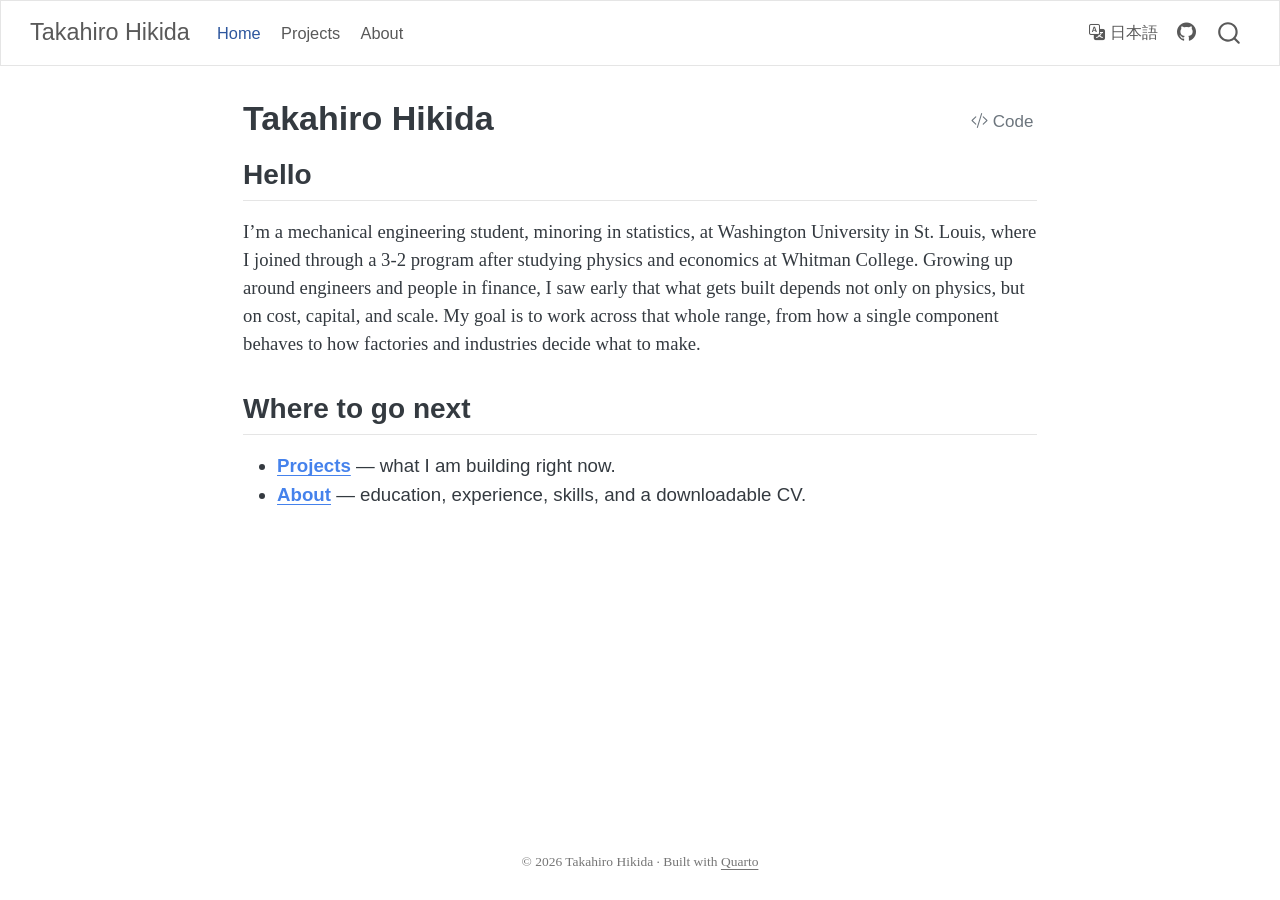
<file: index.html>
<!DOCTYPE html>
<html xmlns="http://www.w3.org/1999/xhtml" lang="en" xml:lang="en"><head>

<meta charset="utf-8">
<meta name="generator" content="quarto-1.10.19">

<meta name="viewport" content="width=device-width, initial-scale=1.0, user-scalable=yes">


<title>Takahiro Hikida</title>
<style>
/* Default styles provided by pandoc.
** See https://pandoc.org/MANUAL.html#variables-for-html for config info.
*/
span.smallcaps{font-variant: small-caps;}
div.columns{display: flex; gap: 1.5em;}
div.column{flex: auto;}
@media screen {
div.columns{gap: min(4vw, 1.5em);}
div.column{overflow-x: auto;}
}
div.hanging-indent{margin-left: 1.5em; text-indent: -1.5em;}
ul.task-list{list-style: none;}
ul.task-list li input[type="checkbox"] {
  width: 0.8em;
  margin: 0 0.8em 0.2em -1em; /* quarto-specific, see https://github.com/quarto-dev/quarto-cli/issues/4556 */ 
  vertical-align: middle;
}
/* CSS for syntax highlighting */
html { -webkit-text-size-adjust: 100%; }
pre > code.sourceCode { white-space: pre; position: relative; }
pre > code.sourceCode > span { display: inline-block; line-height: 1.25; }
pre > code.sourceCode > span:empty { height: 1.2em; }
.sourceCode { overflow: visible; }
code.sourceCode > span { color: inherit; text-decoration: inherit; }
div.sourceCode { margin: 1em 0; }
pre.sourceCode { margin: 0; }
@media screen {
div.sourceCode { overflow: auto; }
}
@media print {
pre > code.sourceCode { white-space: pre-wrap; }
pre > code.sourceCode > span { text-indent: -5em; padding-left: 5em; }
}
pre.numberSource code
  { counter-reset: source-line 0; }
pre.numberSource code > span
  { position: relative; left: -4em; counter-increment: source-line; }
pre.numberSource code > span > a:first-child::before
  { content: counter(source-line);
    position: relative; left: -1em; text-align: right; vertical-align: baseline;
    border: none; display: inline-block;
    -webkit-touch-callout: none; -webkit-user-select: none;
    -khtml-user-select: none; -moz-user-select: none;
    -ms-user-select: none; user-select: none;
    padding: 0 4px; width: 4em;
  }
pre.numberSource { margin-left: 3em;  padding-left: 4px; }
div.sourceCode
  {   }
@media screen {
pre > code.sourceCode > span > a:first-child::before { text-decoration: underline; }
}
</style>


<script src="site_libs/quarto-nav/quarto-nav.js"></script>
<script src="site_libs/quarto-nav/headroom.min.js"></script>
<script src="site_libs/clipboard/clipboard.min.js"></script>
<script src="site_libs/quarto-search/autocomplete.umd.js"></script>
<script src="site_libs/quarto-search/fuse.min.js"></script>
<script src="site_libs/quarto-search/quarto-search.js"></script>
<meta name="quarto:offset" content="./">
<script src="site_libs/quarto-html/quarto.js" type="module"></script>
<script src="site_libs/quarto-html/tabsets/tabsets.js" type="module"></script>
<script src="site_libs/quarto-html/popper.min.js"></script>
<script src="site_libs/quarto-html/tippy.umd.min.js"></script>
<script src="site_libs/quarto-html/anchor.min.js"></script>
<link href="site_libs/quarto-html/tippy.css" rel="stylesheet">
<link href="site_libs/quarto-html/quarto-syntax-highlighting-bf27225e3a48a9273f3daa8f8e829971.css" rel="stylesheet" id="quarto-text-highlighting-styles">
<script src="site_libs/bootstrap/bootstrap.min.js"></script>
<link href="site_libs/bootstrap/bootstrap-icons.css" rel="stylesheet">
<link href="site_libs/bootstrap/bootstrap-bd2fbcf52716fee708c0453c73363b80.min.css" rel="stylesheet" append-hash="true" id="quarto-bootstrap" data-mode="light">
<script id="quarto-search-options" type="application/json">{
  "location": "navbar",
  "copy-button": false,
  "collapse-after": 3,
  "panel-placement": "end",
  "type": "overlay",
  "limit": 50,
  "keyboard-shortcut": [
    "f",
    "/",
    "s"
  ],
  "show-item-context": false,
  "language": {
    "search-no-results-text": "No results",
    "search-matching-documents-text": "matching documents",
    "search-copy-link-title": "Copy link to search",
    "search-hide-matches-text": "Hide additional matches",
    "search-more-match-text": "more match in this document",
    "search-more-matches-text": "more matches in this document",
    "search-clear-button-title": "Clear",
    "search-text-placeholder": "",
    "search-detached-cancel-button-title": "Cancel",
    "search-submit-button-title": "Submit",
    "search-label": "Search"
  }
}</script>
<script>
// EN <-> JA switch. Every page at <path> has a Japanese twin at ja/<path>.
// The navbar is shared by both languages, so on Japanese pages its links and
// labels are rewritten here to point at the ja/ versions.
document.addEventListener("DOMContentLoaded", function () {
  var brand = document.querySelector(".navbar-brand");
  if (!brand) return;
  var root = new URL(brand.getAttribute("href"), location.href).pathname
    .replace(/index\.html$/, "");
  var rel = location.pathname.slice(root.length) || "index.html";
  if (rel.endsWith("/")) rel += "index.html";
  var isJa = rel.startsWith("ja/");

  var toggle = document.querySelector(".navbar .nav-link .bi-translate");
  if (toggle) {
    toggle = toggle.closest("a");
    toggle.href = root + (isJa ? rel.slice(3) : "ja/" + rel) + location.hash;
    toggle.querySelector(".menu-text").textContent = isJa ? "English" : "日本語";
    toggle.setAttribute("lang", isJa ? "en" : "ja");
  }

  if (!isJa) return;
  var labels = { Home: "ホーム", Projects: "プロジェクト", About: "プロフィール" };
  document.querySelectorAll(".navbar-brand, .navbar .nav-link").forEach(function (a) {
    if (a === toggle || !a.getAttribute("href")) return;
    var url = new URL(a.href, location.href);
    if (url.origin !== location.origin || !url.pathname.startsWith(root)) return;
    var path = url.pathname.slice(root.length) || "index.html";
    if (path.startsWith("ja/") || !/(\.html|\/)$/.test(path)) return;
    a.href = root + "ja/" + path;
    var text = a.querySelector(".menu-text");
    if (text && labels[text.textContent.trim()]) {
      text.textContent = labels[text.textContent.trim()];
    }
  });
});
</script>


<link rel="stylesheet" href="styles.css">
</head>

<body class="nav-fixed fullcontent quarto-light">

<div id="quarto-search-results"></div>
  <header id="quarto-header" class="headroom fixed-top">
    <nav class="navbar navbar-expand-lg " data-bs-theme="dark">
      <div class="navbar-container container-fluid">
      <div class="navbar-brand-container mx-auto">
    <a class="navbar-brand" href="./index.html">
    <span class="navbar-title">Takahiro Hikida</span>
    </a>
  </div>
            <div id="quarto-search" class="" title="Search"></div>
          <button class="navbar-toggler" type="button" data-bs-toggle="collapse" data-bs-target="#navbarCollapse" aria-controls="navbarCollapse" role="menu" aria-expanded="false" aria-label="Toggle navigation" onclick="if (window.quartoToggleHeadroom) { window.quartoToggleHeadroom(); }">
  <span class="navbar-toggler-icon"></span>
</button>
          <div class="collapse navbar-collapse" id="navbarCollapse">
            <ul class="navbar-nav navbar-nav-scroll me-auto">
  <li class="nav-item">
    <a class="nav-link active" href="./index.html" aria-current="page"> 
<span class="menu-text">Home</span></a>
  </li>  
  <li class="nav-item">
    <a class="nav-link" href="./projects.html"> 
<span class="menu-text">Projects</span></a>
  </li>  
  <li class="nav-item">
    <a class="nav-link" href="./about.html"> 
<span class="menu-text">About</span></a>
  </li>  
</ul>
            <ul class="navbar-nav navbar-nav-scroll ms-auto">
  <li class="nav-item">
    <a class="nav-link" href="./ja/index.html"> <i class="bi bi-translate" role="img" aria-label="Switch language / 言語を切り替え">
</i> 
<span class="menu-text">日本語</span></a>
  </li>  
  <li class="nav-item compact">
    <a class="nav-link" href="https://github.com/takahiro-h16"> <i class="bi bi-github" role="img" aria-label="GitHub">
</i> 
<span class="menu-text"></span></a>
  </li>  
</ul>
          </div> <!-- /navcollapse -->
            <div class="quarto-navbar-tools">
</div>
      </div> <!-- /container-fluid -->
    </nav>
</header>
<!-- content -->
<div id="quarto-content" class="quarto-container page-columns page-rows-contents page-layout-article page-navbar">
<!-- sidebar -->
<!-- margin-sidebar -->
    
<!-- main -->
<main class="content" id="quarto-document-content">

<header id="title-block-header" class="quarto-title-block default">
<div class="quarto-title">
<div class="quarto-title-block"><div><h1 class="title">Takahiro Hikida</h1><button type="button" class="btn code-tools-button" id="quarto-code-tools-source"><i class="bi"></i> Code</button></div></div>
</div>



<div class="quarto-title-meta">

    
  
    
  </div>
  


</header>


<section id="hello" class="level2">
<h2 class="anchored" data-anchor-id="hello">Hello</h2>
<p>I’m a mechanical engineering student, minoring in statistics, at Washington University in St.&nbsp;Louis, where I joined through a 3-2 program after studying physics and economics at Whitman College. Growing up around engineers and people in finance, I saw early that what gets built depends not only on physics, but on cost, capital, and scale. My goal is to work across that whole range, from how a single component behaves to how factories and industries decide what to make.</p>
</section>
<section id="where-to-go-next" class="level2">
<h2 class="anchored" data-anchor-id="where-to-go-next">Where to go next</h2>
<ul>
<li><a href="./projects.html"><strong>Projects</strong></a> — what I am building right now.</li>
<li><a href="./about.html"><strong>About</strong></a> — education, experience, skills, and a downloadable CV.</li>
</ul>


<!-- -->

</section>

</main> <!-- /main -->
<script id="quarto-html-after-body" type="application/javascript">
  window.document.addEventListener("DOMContentLoaded", function (event) {
    const icon = "";
    const anchorJS = new window.AnchorJS();
    anchorJS.options = {
      placement: 'right',
      icon: icon
    };
    anchorJS.add('.anchored');
    const isCodeAnnotation = (el) => {
      for (const clz of el.classList) {
        if (clz.startsWith('code-annotation-')) {                     
          return true;
        }
      }
      return false;
    }
    const onCopySuccess = function(e) {
      // button target
      const button = e.trigger;
      // don't keep focus
      button.blur();
      // flash "checked"
      button.classList.add('code-copy-button-checked');
      var currentTitle = button.getAttribute("title");
      button.setAttribute("title", "Copied!");
      let tooltip;
      if (window.bootstrap) {
        button.setAttribute("data-bs-toggle", "tooltip");
        button.setAttribute("data-bs-placement", "left");
        button.setAttribute("data-bs-title", "Copied!");
        tooltip = new bootstrap.Tooltip(button, 
          { trigger: "manual", 
            customClass: "code-copy-button-tooltip",
            offset: [0, -8]});
        tooltip.show();    
      }
      setTimeout(function() {
        if (tooltip) {
          tooltip.hide();
          button.removeAttribute("data-bs-title");
          button.removeAttribute("data-bs-toggle");
          button.removeAttribute("data-bs-placement");
        }
        button.setAttribute("title", currentTitle);
        button.classList.remove('code-copy-button-checked');
      }, 1000);
      // clear code selection
      e.clearSelection();
    }
    const getTextToCopy = function(trigger) {
      const outerScaffold = trigger.parentElement.cloneNode(true);
      const codeEl = outerScaffold.querySelector('code');
      for (const childEl of codeEl.children) {
        if (isCodeAnnotation(childEl)) {
          childEl.remove();
        }
      }
      return codeEl.innerText;
    }
    const clipboard = new window.ClipboardJS('.code-copy-button:not([data-in-quarto-modal])', {
      text: getTextToCopy
    });
    clipboard.on('success', onCopySuccess);
    if (window.document.getElementById('quarto-embedded-source-code-modal')) {
      const clipboardModal = new window.ClipboardJS('.code-copy-button[data-in-quarto-modal]', {
        text: getTextToCopy,
        container: window.document.getElementById('quarto-embedded-source-code-modal')
      });
      clipboardModal.on('success', onCopySuccess);
    }
    const viewSource = window.document.getElementById('quarto-view-source') ||
                       window.document.getElementById('quarto-code-tools-source');
    if (viewSource) {
      const sourceUrl = viewSource.getAttribute("data-quarto-source-url");
      viewSource.addEventListener("click", function(e) {
        if (sourceUrl) {
          // rstudio viewer pane
          if (/\bcapabilities=\b/.test(window.location)) {
            window.open(sourceUrl);
          } else {
            window.location.href = sourceUrl;
          }
        } else {
          const modal = new bootstrap.Modal(document.getElementById('quarto-embedded-source-code-modal'));
          modal.show();
        }
        return false;
      });
    }
    function toggleCodeHandler(show) {
      return function(e) {
        const cellDetails = window.document.querySelectorAll(".cell details.code-fold");
        for (let i=0; i<cellDetails.length; i++) {
          const details = cellDetails[i];
          if (show) {
            details.open = true;
          } else {
            details.removeAttribute("open");
          }
        }
        const cellCodeDivs = window.document.querySelectorAll(".cell div.sourceCode.cell-code");
        const fromCls = show ? "hidden" : "unhidden";
        const toCls = show ? "unhidden" : "hidden";
        for (let i=0; i<cellCodeDivs.length; i++) {
          const codeDiv = cellCodeDivs[i];
          if (codeDiv.classList.contains(fromCls)) {
            codeDiv.classList.remove(fromCls);
            codeDiv.classList.add(toCls);
          } 
        }
        return false;
      }
    }
    const hideAllCode = window.document.getElementById("quarto-hide-all-code");
    if (hideAllCode) {
      hideAllCode.addEventListener("click", toggleCodeHandler(false));
    }
    const showAllCode = window.document.getElementById("quarto-show-all-code");
    if (showAllCode) {
      showAllCode.addEventListener("click", toggleCodeHandler(true));
    }
      var localhostRegex = new RegExp(/^(?:http|https):\/\/localhost\:?[0-9]*\//);
      var mailtoRegex = new RegExp(/^mailto:/);
        var filterRegex = new RegExp("https:\/\/takahiro-h16\.github\.io");
      var isInternal = (href) => {
          return filterRegex.test(href) || localhostRegex.test(href) || mailtoRegex.test(href);
      }
      // Inspect non-navigation links and adorn them if external
     var links = window.document.querySelectorAll('a[href]:not(.nav-link):not(.navbar-brand):not(.toc-action):not(.sidebar-link):not(.sidebar-item-toggle):not(.pagination-link):not(.no-external):not([aria-hidden]):not(.dropdown-item):not(.quarto-navigation-tool):not(.about-link)');
      for (var i=0; i<links.length; i++) {
        const link = links[i];
        if (!isInternal(link.href)) {
          // undo the damage that might have been done by quarto-nav.js in the case of
          // links that we want to consider external
          if (link.dataset.originalHref !== undefined) {
            link.href = link.dataset.originalHref;
          }
        }
      }
    function tippyHover(el, contentFn, onTriggerFn, onUntriggerFn) {
      const config = {
        allowHTML: true,
        maxWidth: 500,
        delay: 100,
        arrow: false,
        appendTo: function(el) {
            return el.parentElement;
        },
        interactive: true,
        interactiveBorder: 10,
        theme: 'quarto',
        placement: 'bottom-start',
      };
      if (contentFn) {
        config.content = contentFn;
      }
      if (onTriggerFn) {
        config.onTrigger = onTriggerFn;
      }
      if (onUntriggerFn) {
        config.onUntrigger = onUntriggerFn;
      }
      window.tippy(el, config); 
    }
    const noterefs = window.document.querySelectorAll('a[role="doc-noteref"]');
    for (var i=0; i<noterefs.length; i++) {
      const ref = noterefs[i];
      tippyHover(ref, function() {
        // use id or data attribute instead here
        let href = ref.getAttribute('data-footnote-href') || ref.getAttribute('href');
        try { href = new URL(href).hash; } catch {}
        const id = href.replace(/^#\/?/, "");
        const note = window.document.getElementById(id);
        if (note) {
          return note.innerHTML;
        } else {
          return "";
        }
      });
    }
    const xrefs = window.document.querySelectorAll('a.quarto-xref');
    const processXRef = (id, note) => {
      // Strip column container classes
      const stripColumnClz = (el) => {
        el.classList.remove("page-full", "page-columns");
        if (el.children) {
          for (const child of el.children) {
            stripColumnClz(child);
          }
        }
      }
      stripColumnClz(note)
      if (id === null || id.startsWith('sec-')) {
        // Special case sections, only their first couple elements
        const container = document.createElement("div");
        if (note.children && note.children.length > 2) {
          container.appendChild(note.children[0].cloneNode(true));
          for (let i = 1; i < note.children.length; i++) {
            const child = note.children[i];
            if (child.tagName === "P" && child.innerText === "") {
              continue;
            } else {
              container.appendChild(child.cloneNode(true));
              break;
            }
          }
          if (window.Quarto?.typesetMath) {
            window.Quarto.typesetMath(container);
          }
          return container.innerHTML
        } else {
          if (window.Quarto?.typesetMath) {
            window.Quarto.typesetMath(note);
          }
          return note.innerHTML;
        }
      } else {
        // Remove any anchor links if they are present
        const anchorLink = note.querySelector('a.anchorjs-link');
        if (anchorLink) {
          anchorLink.remove();
        }
        if (window.Quarto?.typesetMath) {
          window.Quarto.typesetMath(note);
        }
        if (note.classList.contains("callout")) {
          return note.outerHTML;
        } else {
          return note.innerHTML;
        }
      }
    }
    for (var i=0; i<xrefs.length; i++) {
      const xref = xrefs[i];
      tippyHover(xref, undefined, function(instance) {
        instance.disable();
        let url = xref.getAttribute('href');
        let hash = undefined; 
        if (url.startsWith('#')) {
          hash = url;
        } else {
          try { hash = new URL(url).hash; } catch {}
        }
        if (hash) {
          const id = hash.replace(/^#\/?/, "");
          const note = window.document.getElementById(id);
          if (note !== null) {
            try {
              const html = processXRef(id, note.cloneNode(true));
              instance.setContent(html);
            } finally {
              instance.enable();
              instance.show();
            }
          } else {
            // See if we can fetch this
            fetch(url.split('#')[0])
            .then(res => res.text())
            .then(html => {
              const parser = new DOMParser();
              const htmlDoc = parser.parseFromString(html, "text/html");
              const note = htmlDoc.getElementById(id);
              if (note !== null) {
                const html = processXRef(id, note);
                instance.setContent(html);
              } 
            }).finally(() => {
              instance.enable();
              instance.show();
            });
          }
        } else {
          // See if we can fetch a full url (with no hash to target)
          // This is a special case and we should probably do some content thinning / targeting
          fetch(url)
          .then(res => res.text())
          .then(html => {
            const parser = new DOMParser();
            const htmlDoc = parser.parseFromString(html, "text/html");
            const note = htmlDoc.querySelector('main.content');
            if (note !== null) {
              // This should only happen for chapter cross references
              // (since there is no id in the URL)
              // remove the first header
              if (note.children.length > 0 && note.children[0].tagName === "HEADER") {
                note.children[0].remove();
              }
              const html = processXRef(null, note);
              instance.setContent(html);
            } 
          }).finally(() => {
            instance.enable();
            instance.show();
          });
        }
      }, function(instance) {
      });
    }
        let selectedAnnoteEl;
        const selectorForAnnotation = ( cell, annotation) => {
          let cellAttr = 'data-code-cell="' + cell + '"';
          let lineAttr = 'data-code-annotation="' +  annotation + '"';
          const selector = 'span[' + cellAttr + '][' + lineAttr + ']';
          return selector;
        }
        const selectCodeLines = (annoteEl) => {
          const doc = window.document;
          const targetCell = annoteEl.getAttribute("data-target-cell");
          const targetAnnotation = annoteEl.getAttribute("data-target-annotation");
          const annoteSpan = window.document.querySelector(selectorForAnnotation(targetCell, targetAnnotation));
          const lines = annoteSpan.getAttribute("data-code-lines").split(",");
          const lineIds = lines.map((line) => {
            return targetCell + "-" + line;
          })
          let top = null;
          let height = null;
          let parent = null;
          if (lineIds.length > 0) {
              //compute the position of the single el (top and bottom and make a div)
              const el = window.document.getElementById(lineIds[0]);
              top = el.offsetTop;
              height = el.offsetHeight;
              parent = el.parentElement.parentElement;
            if (lineIds.length > 1) {
              const lastEl = window.document.getElementById(lineIds[lineIds.length - 1]);
              const bottom = lastEl.offsetTop + lastEl.offsetHeight;
              height = bottom - top;
            }
            if (top !== null && height !== null && parent !== null) {
              // cook up a div (if necessary) and position it 
              let div = window.document.getElementById("code-annotation-line-highlight");
              if (div === null) {
                div = window.document.createElement("div");
                div.setAttribute("id", "code-annotation-line-highlight");
                div.style.position = 'absolute';
                parent.appendChild(div);
              }
              div.style.top = top - 2 + "px";
              div.style.height = height + 4 + "px";
              div.style.left = 0;
              let gutterDiv = window.document.getElementById("code-annotation-line-highlight-gutter");
              if (gutterDiv === null) {
                gutterDiv = window.document.createElement("div");
                gutterDiv.setAttribute("id", "code-annotation-line-highlight-gutter");
                gutterDiv.style.position = 'absolute';
                const codeCell = window.document.getElementById(targetCell);
                const gutter = codeCell.querySelector('.code-annotation-gutter');
                gutter.appendChild(gutterDiv);
              }
              gutterDiv.style.top = top - 2 + "px";
              gutterDiv.style.height = height + 4 + "px";
            }
            selectedAnnoteEl = annoteEl;
          }
        };
        const unselectCodeLines = () => {
          const elementsIds = ["code-annotation-line-highlight", "code-annotation-line-highlight-gutter"];
          elementsIds.forEach((elId) => {
            const div = window.document.getElementById(elId);
            if (div) {
              div.remove();
            }
          });
          selectedAnnoteEl = undefined;
        };
          // Handle positioning of the toggle
      window.addEventListener(
        "resize",
        throttle(() => {
          elRect = undefined;
          if (selectedAnnoteEl) {
            selectCodeLines(selectedAnnoteEl);
          }
        }, 10)
      );
      function throttle(fn, ms) {
      let throttle = false;
      let timer;
        return (...args) => {
          if(!throttle) { // first call gets through
              fn.apply(this, args);
              throttle = true;
          } else { // all the others get throttled
              if(timer) clearTimeout(timer); // cancel #2
              timer = setTimeout(() => {
                fn.apply(this, args);
                timer = throttle = false;
              }, ms);
          }
        };
      }
        // Attach click handler to the DT
        const annoteDls = window.document.querySelectorAll('dt[data-target-cell]');
        for (const annoteDlNode of annoteDls) {
          annoteDlNode.addEventListener('click', (event) => {
            const clickedEl = event.target;
            if (clickedEl !== selectedAnnoteEl) {
              unselectCodeLines();
              const activeEl = window.document.querySelector('dt[data-target-cell].code-annotation-active');
              if (activeEl) {
                activeEl.classList.remove('code-annotation-active');
              }
              selectCodeLines(clickedEl);
              clickedEl.classList.add('code-annotation-active');
            } else {
              // Unselect the line
              unselectCodeLines();
              clickedEl.classList.remove('code-annotation-active');
            }
          });
        }
    const findCites = (el) => {
      const parentEl = el.parentElement;
      if (parentEl) {
        const cites = parentEl.dataset.cites;
        if (cites) {
          return {
            el,
            cites: cites.split(' ')
          };
        } else {
          return findCites(el.parentElement)
        }
      } else {
        return undefined;
      }
    };
    var bibliorefs = window.document.querySelectorAll('a[role="doc-biblioref"]');
    for (var i=0; i<bibliorefs.length; i++) {
      const ref = bibliorefs[i];
      const citeInfo = findCites(ref);
      if (citeInfo) {
        tippyHover(citeInfo.el, function() {
          var popup = window.document.createElement('div');
          citeInfo.cites.forEach(function(cite) {
            var citeDiv = window.document.createElement('div');
            citeDiv.classList.add('hanging-indent');
            citeDiv.classList.add('csl-entry');
            var biblioDiv = window.document.getElementById('ref-' + cite);
            if (biblioDiv) {
              citeDiv.innerHTML = biblioDiv.innerHTML;
            }
            popup.appendChild(citeDiv);
          });
          return popup.innerHTML;
        });
      }
    }
  });
  </script><div class="modal fade" id="quarto-embedded-source-code-modal" tabindex="-1" aria-labelledby="quarto-embedded-source-code-modal-label" aria-hidden="true"><div class="modal-dialog modal-dialog-scrollable"><div class="modal-content"><div class="modal-header"><h5 class="modal-title" id="quarto-embedded-source-code-modal-label">Source Code</h5><button class="btn-close" data-bs-dismiss="modal"></button></div><div class="modal-body"><div class="">
<div class="code-copy-outer-scaffold"><div class="sourceCode" id="cb1" data-shortcodes="false"><pre class="sourceCode markdown code-with-copy"><code class="sourceCode markdown"><span id="cb1-1"><a href="#cb1-1" aria-hidden="true" tabindex="-1"></a><span class="co">---</span></span>
<span id="cb1-2"><a href="#cb1-2" aria-hidden="true" tabindex="-1"></a><span class="an">title:</span><span class="co"> "Takahiro Hikida"</span></span>
<span id="cb1-3"><a href="#cb1-3" aria-hidden="true" tabindex="-1"></a><span class="an">toc:</span><span class="co"> false</span></span>
<span id="cb1-4"><a href="#cb1-4" aria-hidden="true" tabindex="-1"></a><span class="co">---</span></span>
<span id="cb1-5"><a href="#cb1-5" aria-hidden="true" tabindex="-1"></a></span>
<span id="cb1-6"><a href="#cb1-6" aria-hidden="true" tabindex="-1"></a><span class="fu">## Hello</span></span>
<span id="cb1-7"><a href="#cb1-7" aria-hidden="true" tabindex="-1"></a></span>
<span id="cb1-8"><a href="#cb1-8" aria-hidden="true" tabindex="-1"></a>I'm a mechanical engineering student, minoring in statistics, at Washington</span>
<span id="cb1-9"><a href="#cb1-9" aria-hidden="true" tabindex="-1"></a>University in St. Louis, where I joined through a 3-2 program after studying physics and</span>
<span id="cb1-10"><a href="#cb1-10" aria-hidden="true" tabindex="-1"></a>economics at Whitman College. Growing up around engineers and people in finance,</span>
<span id="cb1-11"><a href="#cb1-11" aria-hidden="true" tabindex="-1"></a>I saw early that what gets built depends not only on physics, but on cost,</span>
<span id="cb1-12"><a href="#cb1-12" aria-hidden="true" tabindex="-1"></a>capital, and scale. My goal is to work across that whole range, from how a single</span>
<span id="cb1-13"><a href="#cb1-13" aria-hidden="true" tabindex="-1"></a>component behaves to how factories and industries decide what to make.</span>
<span id="cb1-14"><a href="#cb1-14" aria-hidden="true" tabindex="-1"></a></span>
<span id="cb1-15"><a href="#cb1-15" aria-hidden="true" tabindex="-1"></a><span class="fu">## Where to go next</span></span>
<span id="cb1-16"><a href="#cb1-16" aria-hidden="true" tabindex="-1"></a></span>
<span id="cb1-17"><a href="#cb1-17" aria-hidden="true" tabindex="-1"></a><span class="ss">- </span><span class="co">[</span><span class="ot">**Projects**</span><span class="co">](projects.qmd)</span> — what I am building right now.</span>
<span id="cb1-18"><a href="#cb1-18" aria-hidden="true" tabindex="-1"></a><span class="ss">- </span><span class="co">[</span><span class="ot">**About**</span><span class="co">](about.qmd)</span> — education, experience, skills, and a downloadable CV.</span></code></pre></div><button title="Copy to Clipboard" class="code-copy-button" data-in-quarto-modal=""><i class="bi"></i></button></div>
</div></div></div></div></div>
</div> <!-- /content -->
<footer class="footer">
  <div class="nav-footer">
    <div class="nav-footer-left">
      &nbsp;
    </div>   
    <div class="nav-footer-center">
<p>© 2026 Takahiro Hikida · Built with <a href="https://quarto.org">Quarto</a></p>
</div>
    <div class="nav-footer-right">
      &nbsp;
    </div>
  </div>
</footer>




</body></html>
</file>
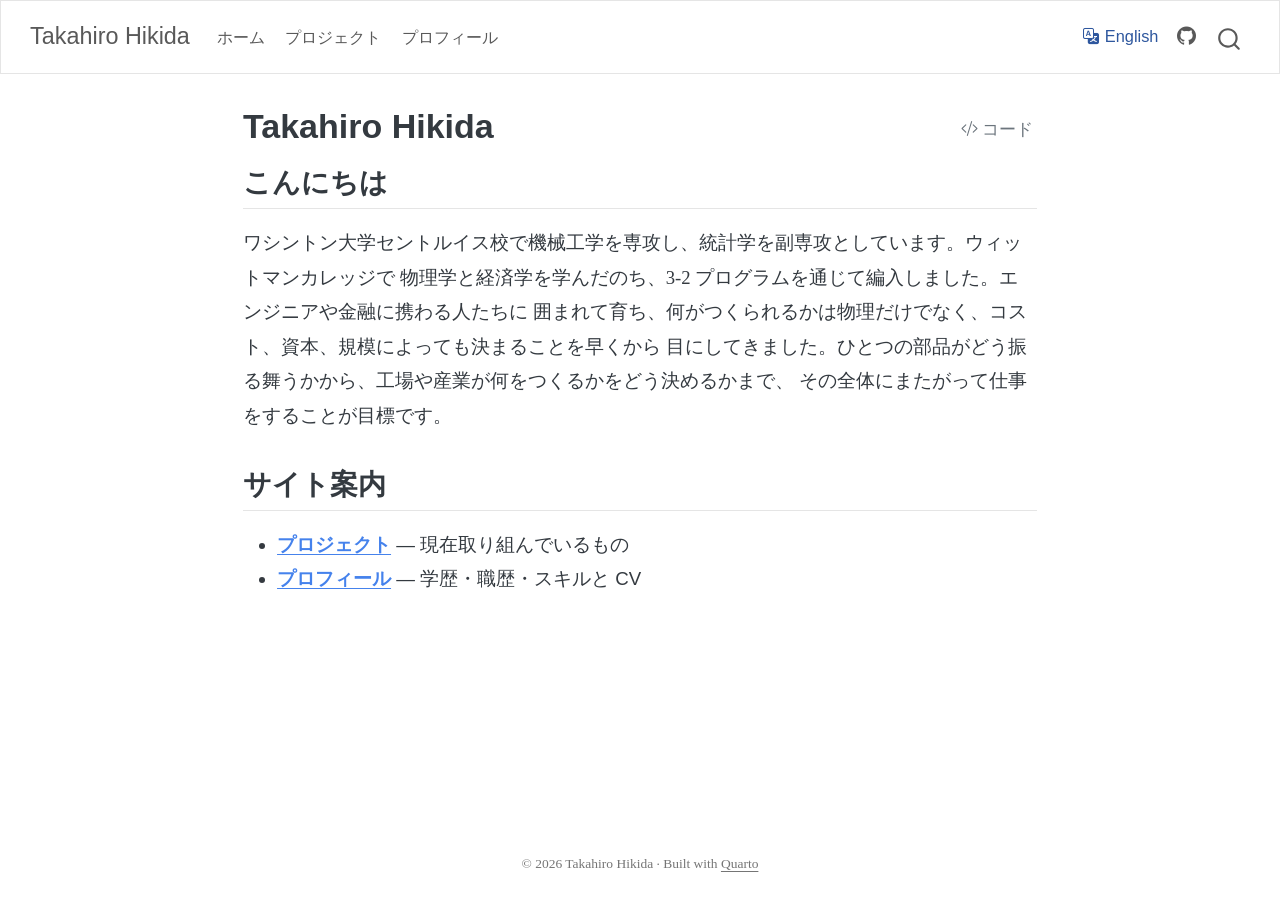
<file: ja/index.html>
<!DOCTYPE html>
<html xmlns="http://www.w3.org/1999/xhtml" lang="ja" xml:lang="ja"><head>

<meta charset="utf-8">
<meta name="generator" content="quarto-1.10.19">

<meta name="viewport" content="width=device-width, initial-scale=1.0, user-scalable=yes">


<title>Takahiro Hikida</title>
<style>
/* Default styles provided by pandoc.
** See https://pandoc.org/MANUAL.html#variables-for-html for config info.
*/
span.smallcaps{font-variant: small-caps;}
div.columns{display: flex; gap: 1.5em;}
div.column{flex: auto;}
@media screen {
div.columns{gap: min(4vw, 1.5em);}
div.column{overflow-x: auto;}
}
div.hanging-indent{margin-left: 1.5em; text-indent: -1.5em;}
ul.task-list{list-style: none;}
ul.task-list li input[type="checkbox"] {
  width: 0.8em;
  margin: 0 0.8em 0.2em -1em; /* quarto-specific, see https://github.com/quarto-dev/quarto-cli/issues/4556 */ 
  vertical-align: middle;
}
/* CSS for syntax highlighting */
html { -webkit-text-size-adjust: 100%; }
pre > code.sourceCode { white-space: pre; position: relative; }
pre > code.sourceCode > span { display: inline-block; line-height: 1.25; }
pre > code.sourceCode > span:empty { height: 1.2em; }
.sourceCode { overflow: visible; }
code.sourceCode > span { color: inherit; text-decoration: inherit; }
div.sourceCode { margin: 1em 0; }
pre.sourceCode { margin: 0; }
@media screen {
div.sourceCode { overflow: auto; }
}
@media print {
pre > code.sourceCode { white-space: pre-wrap; }
pre > code.sourceCode > span { text-indent: -5em; padding-left: 5em; }
}
pre.numberSource code
  { counter-reset: source-line 0; }
pre.numberSource code > span
  { position: relative; left: -4em; counter-increment: source-line; }
pre.numberSource code > span > a:first-child::before
  { content: counter(source-line);
    position: relative; left: -1em; text-align: right; vertical-align: baseline;
    border: none; display: inline-block;
    -webkit-touch-callout: none; -webkit-user-select: none;
    -khtml-user-select: none; -moz-user-select: none;
    -ms-user-select: none; user-select: none;
    padding: 0 4px; width: 4em;
  }
pre.numberSource { margin-left: 3em;  padding-left: 4px; }
div.sourceCode
  {   }
@media screen {
pre > code.sourceCode > span > a:first-child::before { text-decoration: underline; }
}
</style>


<script src="../site_libs/quarto-nav/quarto-nav.js"></script>
<script src="../site_libs/quarto-nav/headroom.min.js"></script>
<script src="../site_libs/clipboard/clipboard.min.js"></script>
<script src="../site_libs/quarto-search/autocomplete.umd.js"></script>
<script src="../site_libs/quarto-search/fuse.min.js"></script>
<script src="../site_libs/quarto-search/quarto-search.js"></script>
<meta name="quarto:offset" content="../">
<script src="../site_libs/quarto-html/quarto.js" type="module"></script>
<script src="../site_libs/quarto-html/tabsets/tabsets.js" type="module"></script>
<script src="../site_libs/quarto-html/popper.min.js"></script>
<script src="../site_libs/quarto-html/tippy.umd.min.js"></script>
<script src="../site_libs/quarto-html/anchor.min.js"></script>
<link href="../site_libs/quarto-html/tippy.css" rel="stylesheet">
<link href="../site_libs/quarto-html/quarto-syntax-highlighting-bf27225e3a48a9273f3daa8f8e829971.css" rel="stylesheet" id="quarto-text-highlighting-styles">
<script src="../site_libs/bootstrap/bootstrap.min.js"></script>
<link href="../site_libs/bootstrap/bootstrap-icons.css" rel="stylesheet">
<link href="../site_libs/bootstrap/bootstrap-bd2fbcf52716fee708c0453c73363b80.min.css" rel="stylesheet" append-hash="true" id="quarto-bootstrap" data-mode="light">
<script id="quarto-search-options" type="application/json">{
  "location": "navbar",
  "copy-button": false,
  "collapse-after": 3,
  "panel-placement": "end",
  "type": "overlay",
  "limit": 50,
  "keyboard-shortcut": [
    "f",
    "/",
    "s"
  ],
  "show-item-context": false,
  "language": {
    "search-no-results-text": "一致なし",
    "search-matching-documents-text": "一致した文書",
    "search-copy-link-title": "検索へのリンクをコピー",
    "search-hide-matches-text": "追加の検索結果を非表示",
    "search-more-match-text": "追加の検索結果",
    "search-more-matches-text": "追加の検索結果",
    "search-clear-button-title": "消去",
    "search-text-placeholder": "",
    "search-detached-cancel-button-title": "取消",
    "search-submit-button-title": "検索",
    "search-label": "サーチ"
  }
}</script>
<script>
// EN <-> JA switch. Every page at <path> has a Japanese twin at ja/<path>.
// The navbar is shared by both languages, so on Japanese pages its links and
// labels are rewritten here to point at the ja/ versions.
document.addEventListener("DOMContentLoaded", function () {
  var brand = document.querySelector(".navbar-brand");
  if (!brand) return;
  var root = new URL(brand.getAttribute("href"), location.href).pathname
    .replace(/index\.html$/, "");
  var rel = location.pathname.slice(root.length) || "index.html";
  if (rel.endsWith("/")) rel += "index.html";
  var isJa = rel.startsWith("ja/");

  var toggle = document.querySelector(".navbar .nav-link .bi-translate");
  if (toggle) {
    toggle = toggle.closest("a");
    toggle.href = root + (isJa ? rel.slice(3) : "ja/" + rel) + location.hash;
    toggle.querySelector(".menu-text").textContent = isJa ? "English" : "日本語";
    toggle.setAttribute("lang", isJa ? "en" : "ja");
  }

  if (!isJa) return;
  var labels = { Home: "ホーム", Projects: "プロジェクト", About: "プロフィール" };
  document.querySelectorAll(".navbar-brand, .navbar .nav-link").forEach(function (a) {
    if (a === toggle || !a.getAttribute("href")) return;
    var url = new URL(a.href, location.href);
    if (url.origin !== location.origin || !url.pathname.startsWith(root)) return;
    var path = url.pathname.slice(root.length) || "index.html";
    if (path.startsWith("ja/") || !/(\.html|\/)$/.test(path)) return;
    a.href = root + "ja/" + path;
    var text = a.querySelector(".menu-text");
    if (text && labels[text.textContent.trim()]) {
      text.textContent = labels[text.textContent.trim()];
    }
  });
});
</script>


<link rel="stylesheet" href="../styles.css">
</head>

<body class="nav-fixed fullcontent quarto-light">

<div id="quarto-search-results"></div>
  <header id="quarto-header" class="headroom fixed-top">
    <nav class="navbar navbar-expand-lg " data-bs-theme="dark">
      <div class="navbar-container container-fluid">
      <div class="navbar-brand-container mx-auto">
    <a class="navbar-brand" href="../index.html">
    <span class="navbar-title">Takahiro Hikida</span>
    </a>
  </div>
            <div id="quarto-search" class="" title="サーチ"></div>
          <button class="navbar-toggler" type="button" data-bs-toggle="collapse" data-bs-target="#navbarCollapse" aria-controls="navbarCollapse" role="menu" aria-expanded="false" aria-label="ナビゲーションを切り替える" onclick="if (window.quartoToggleHeadroom) { window.quartoToggleHeadroom(); }">
  <span class="navbar-toggler-icon"></span>
</button>
          <div class="collapse navbar-collapse" id="navbarCollapse">
            <ul class="navbar-nav navbar-nav-scroll me-auto">
  <li class="nav-item">
    <a class="nav-link" href="../index.html"> 
<span class="menu-text">Home</span></a>
  </li>  
  <li class="nav-item">
    <a class="nav-link" href="../projects.html"> 
<span class="menu-text">Projects</span></a>
  </li>  
  <li class="nav-item">
    <a class="nav-link" href="../about.html"> 
<span class="menu-text">About</span></a>
  </li>  
</ul>
            <ul class="navbar-nav navbar-nav-scroll ms-auto">
  <li class="nav-item">
    <a class="nav-link active" href="../ja/index.html" aria-current="page"> <i class="bi bi-translate" role="img" aria-label="Switch language / 言語を切り替え">
</i> 
<span class="menu-text">日本語</span></a>
  </li>  
  <li class="nav-item compact">
    <a class="nav-link" href="https://github.com/takahiro-h16"> <i class="bi bi-github" role="img" aria-label="GitHub">
</i> 
<span class="menu-text"></span></a>
  </li>  
</ul>
          </div> <!-- /navcollapse -->
            <div class="quarto-navbar-tools">
</div>
      </div> <!-- /container-fluid -->
    </nav>
</header>
<!-- content -->
<div id="quarto-content" class="quarto-container page-columns page-rows-contents page-layout-article page-navbar">
<!-- sidebar -->
<!-- margin-sidebar -->
    
<!-- main -->
<main class="content" id="quarto-document-content">

<header id="title-block-header" class="quarto-title-block default">
<div class="quarto-title">
<div class="quarto-title-block"><div><h1 class="title">Takahiro Hikida</h1><button type="button" class="btn code-tools-button" id="quarto-code-tools-source"><i class="bi"></i> コード</button></div></div>
</div>



<div class="quarto-title-meta">

    
  
    
  </div>
  


</header>


<section id="こんにちは" class="level2">
<h2 class="anchored" data-anchor-id="こんにちは">こんにちは</h2>
<p>ワシントン大学セントルイス校で機械工学を専攻し、統計学を副専攻としています。ウィットマンカレッジで 物理学と経済学を学んだのち、3-2 プログラムを通じて編入しました。エンジニアや金融に携わる人たちに 囲まれて育ち、何がつくられるかは物理だけでなく、コスト、資本、規模によっても決まることを早くから 目にしてきました。ひとつの部品がどう振る舞うかから、工場や産業が何をつくるかをどう決めるかまで、 その全体にまたがって仕事をすることが目標です。</p>
</section>
<section id="サイト案内" class="level2">
<h2 class="anchored" data-anchor-id="サイト案内">サイト案内</h2>
<ul>
<li><a href="../ja/projects.html"><strong>プロジェクト</strong></a> — 現在取り組んでいるもの</li>
<li><a href="../ja/about.html"><strong>プロフィール</strong></a> — 学歴・職歴・スキルと CV</li>
</ul>


<!-- -->

</section>

</main> <!-- /main -->
<script id="quarto-html-after-body" type="application/javascript">
  window.document.addEventListener("DOMContentLoaded", function (event) {
    const icon = "";
    const anchorJS = new window.AnchorJS();
    anchorJS.options = {
      placement: 'right',
      icon: icon
    };
    anchorJS.add('.anchored');
    const isCodeAnnotation = (el) => {
      for (const clz of el.classList) {
        if (clz.startsWith('code-annotation-')) {                     
          return true;
        }
      }
      return false;
    }
    const onCopySuccess = function(e) {
      // button target
      const button = e.trigger;
      // don't keep focus
      button.blur();
      // flash "checked"
      button.classList.add('code-copy-button-checked');
      var currentTitle = button.getAttribute("title");
      button.setAttribute("title", "コピーしました");
      let tooltip;
      if (window.bootstrap) {
        button.setAttribute("data-bs-toggle", "tooltip");
        button.setAttribute("data-bs-placement", "left");
        button.setAttribute("data-bs-title", "コピーしました");
        tooltip = new bootstrap.Tooltip(button, 
          { trigger: "manual", 
            customClass: "code-copy-button-tooltip",
            offset: [0, -8]});
        tooltip.show();    
      }
      setTimeout(function() {
        if (tooltip) {
          tooltip.hide();
          button.removeAttribute("data-bs-title");
          button.removeAttribute("data-bs-toggle");
          button.removeAttribute("data-bs-placement");
        }
        button.setAttribute("title", currentTitle);
        button.classList.remove('code-copy-button-checked');
      }, 1000);
      // clear code selection
      e.clearSelection();
    }
    const getTextToCopy = function(trigger) {
      const outerScaffold = trigger.parentElement.cloneNode(true);
      const codeEl = outerScaffold.querySelector('code');
      for (const childEl of codeEl.children) {
        if (isCodeAnnotation(childEl)) {
          childEl.remove();
        }
      }
      return codeEl.innerText;
    }
    const clipboard = new window.ClipboardJS('.code-copy-button:not([data-in-quarto-modal])', {
      text: getTextToCopy
    });
    clipboard.on('success', onCopySuccess);
    if (window.document.getElementById('quarto-embedded-source-code-modal')) {
      const clipboardModal = new window.ClipboardJS('.code-copy-button[data-in-quarto-modal]', {
        text: getTextToCopy,
        container: window.document.getElementById('quarto-embedded-source-code-modal')
      });
      clipboardModal.on('success', onCopySuccess);
    }
    const viewSource = window.document.getElementById('quarto-view-source') ||
                       window.document.getElementById('quarto-code-tools-source');
    if (viewSource) {
      const sourceUrl = viewSource.getAttribute("data-quarto-source-url");
      viewSource.addEventListener("click", function(e) {
        if (sourceUrl) {
          // rstudio viewer pane
          if (/\bcapabilities=\b/.test(window.location)) {
            window.open(sourceUrl);
          } else {
            window.location.href = sourceUrl;
          }
        } else {
          const modal = new bootstrap.Modal(document.getElementById('quarto-embedded-source-code-modal'));
          modal.show();
        }
        return false;
      });
    }
    function toggleCodeHandler(show) {
      return function(e) {
        const cellDetails = window.document.querySelectorAll(".cell details.code-fold");
        for (let i=0; i<cellDetails.length; i++) {
          const details = cellDetails[i];
          if (show) {
            details.open = true;
          } else {
            details.removeAttribute("open");
          }
        }
        const cellCodeDivs = window.document.querySelectorAll(".cell div.sourceCode.cell-code");
        const fromCls = show ? "hidden" : "unhidden";
        const toCls = show ? "unhidden" : "hidden";
        for (let i=0; i<cellCodeDivs.length; i++) {
          const codeDiv = cellCodeDivs[i];
          if (codeDiv.classList.contains(fromCls)) {
            codeDiv.classList.remove(fromCls);
            codeDiv.classList.add(toCls);
          } 
        }
        return false;
      }
    }
    const hideAllCode = window.document.getElementById("quarto-hide-all-code");
    if (hideAllCode) {
      hideAllCode.addEventListener("click", toggleCodeHandler(false));
    }
    const showAllCode = window.document.getElementById("quarto-show-all-code");
    if (showAllCode) {
      showAllCode.addEventListener("click", toggleCodeHandler(true));
    }
      var localhostRegex = new RegExp(/^(?:http|https):\/\/localhost\:?[0-9]*\//);
      var mailtoRegex = new RegExp(/^mailto:/);
        var filterRegex = new RegExp("https:\/\/takahiro-h16\.github\.io");
      var isInternal = (href) => {
          return filterRegex.test(href) || localhostRegex.test(href) || mailtoRegex.test(href);
      }
      // Inspect non-navigation links and adorn them if external
     var links = window.document.querySelectorAll('a[href]:not(.nav-link):not(.navbar-brand):not(.toc-action):not(.sidebar-link):not(.sidebar-item-toggle):not(.pagination-link):not(.no-external):not([aria-hidden]):not(.dropdown-item):not(.quarto-navigation-tool):not(.about-link)');
      for (var i=0; i<links.length; i++) {
        const link = links[i];
        if (!isInternal(link.href)) {
          // undo the damage that might have been done by quarto-nav.js in the case of
          // links that we want to consider external
          if (link.dataset.originalHref !== undefined) {
            link.href = link.dataset.originalHref;
          }
        }
      }
    function tippyHover(el, contentFn, onTriggerFn, onUntriggerFn) {
      const config = {
        allowHTML: true,
        maxWidth: 500,
        delay: 100,
        arrow: false,
        appendTo: function(el) {
            return el.parentElement;
        },
        interactive: true,
        interactiveBorder: 10,
        theme: 'quarto',
        placement: 'bottom-start',
      };
      if (contentFn) {
        config.content = contentFn;
      }
      if (onTriggerFn) {
        config.onTrigger = onTriggerFn;
      }
      if (onUntriggerFn) {
        config.onUntrigger = onUntriggerFn;
      }
      window.tippy(el, config); 
    }
    const noterefs = window.document.querySelectorAll('a[role="doc-noteref"]');
    for (var i=0; i<noterefs.length; i++) {
      const ref = noterefs[i];
      tippyHover(ref, function() {
        // use id or data attribute instead here
        let href = ref.getAttribute('data-footnote-href') || ref.getAttribute('href');
        try { href = new URL(href).hash; } catch {}
        const id = href.replace(/^#\/?/, "");
        const note = window.document.getElementById(id);
        if (note) {
          return note.innerHTML;
        } else {
          return "";
        }
      });
    }
    const xrefs = window.document.querySelectorAll('a.quarto-xref');
    const processXRef = (id, note) => {
      // Strip column container classes
      const stripColumnClz = (el) => {
        el.classList.remove("page-full", "page-columns");
        if (el.children) {
          for (const child of el.children) {
            stripColumnClz(child);
          }
        }
      }
      stripColumnClz(note)
      if (id === null || id.startsWith('sec-')) {
        // Special case sections, only their first couple elements
        const container = document.createElement("div");
        if (note.children && note.children.length > 2) {
          container.appendChild(note.children[0].cloneNode(true));
          for (let i = 1; i < note.children.length; i++) {
            const child = note.children[i];
            if (child.tagName === "P" && child.innerText === "") {
              continue;
            } else {
              container.appendChild(child.cloneNode(true));
              break;
            }
          }
          if (window.Quarto?.typesetMath) {
            window.Quarto.typesetMath(container);
          }
          return container.innerHTML
        } else {
          if (window.Quarto?.typesetMath) {
            window.Quarto.typesetMath(note);
          }
          return note.innerHTML;
        }
      } else {
        // Remove any anchor links if they are present
        const anchorLink = note.querySelector('a.anchorjs-link');
        if (anchorLink) {
          anchorLink.remove();
        }
        if (window.Quarto?.typesetMath) {
          window.Quarto.typesetMath(note);
        }
        if (note.classList.contains("callout")) {
          return note.outerHTML;
        } else {
          return note.innerHTML;
        }
      }
    }
    for (var i=0; i<xrefs.length; i++) {
      const xref = xrefs[i];
      tippyHover(xref, undefined, function(instance) {
        instance.disable();
        let url = xref.getAttribute('href');
        let hash = undefined; 
        if (url.startsWith('#')) {
          hash = url;
        } else {
          try { hash = new URL(url).hash; } catch {}
        }
        if (hash) {
          const id = hash.replace(/^#\/?/, "");
          const note = window.document.getElementById(id);
          if (note !== null) {
            try {
              const html = processXRef(id, note.cloneNode(true));
              instance.setContent(html);
            } finally {
              instance.enable();
              instance.show();
            }
          } else {
            // See if we can fetch this
            fetch(url.split('#')[0])
            .then(res => res.text())
            .then(html => {
              const parser = new DOMParser();
              const htmlDoc = parser.parseFromString(html, "text/html");
              const note = htmlDoc.getElementById(id);
              if (note !== null) {
                const html = processXRef(id, note);
                instance.setContent(html);
              } 
            }).finally(() => {
              instance.enable();
              instance.show();
            });
          }
        } else {
          // See if we can fetch a full url (with no hash to target)
          // This is a special case and we should probably do some content thinning / targeting
          fetch(url)
          .then(res => res.text())
          .then(html => {
            const parser = new DOMParser();
            const htmlDoc = parser.parseFromString(html, "text/html");
            const note = htmlDoc.querySelector('main.content');
            if (note !== null) {
              // This should only happen for chapter cross references
              // (since there is no id in the URL)
              // remove the first header
              if (note.children.length > 0 && note.children[0].tagName === "HEADER") {
                note.children[0].remove();
              }
              const html = processXRef(null, note);
              instance.setContent(html);
            } 
          }).finally(() => {
            instance.enable();
            instance.show();
          });
        }
      }, function(instance) {
      });
    }
        let selectedAnnoteEl;
        const selectorForAnnotation = ( cell, annotation) => {
          let cellAttr = 'data-code-cell="' + cell + '"';
          let lineAttr = 'data-code-annotation="' +  annotation + '"';
          const selector = 'span[' + cellAttr + '][' + lineAttr + ']';
          return selector;
        }
        const selectCodeLines = (annoteEl) => {
          const doc = window.document;
          const targetCell = annoteEl.getAttribute("data-target-cell");
          const targetAnnotation = annoteEl.getAttribute("data-target-annotation");
          const annoteSpan = window.document.querySelector(selectorForAnnotation(targetCell, targetAnnotation));
          const lines = annoteSpan.getAttribute("data-code-lines").split(",");
          const lineIds = lines.map((line) => {
            return targetCell + "-" + line;
          })
          let top = null;
          let height = null;
          let parent = null;
          if (lineIds.length > 0) {
              //compute the position of the single el (top and bottom and make a div)
              const el = window.document.getElementById(lineIds[0]);
              top = el.offsetTop;
              height = el.offsetHeight;
              parent = el.parentElement.parentElement;
            if (lineIds.length > 1) {
              const lastEl = window.document.getElementById(lineIds[lineIds.length - 1]);
              const bottom = lastEl.offsetTop + lastEl.offsetHeight;
              height = bottom - top;
            }
            if (top !== null && height !== null && parent !== null) {
              // cook up a div (if necessary) and position it 
              let div = window.document.getElementById("code-annotation-line-highlight");
              if (div === null) {
                div = window.document.createElement("div");
                div.setAttribute("id", "code-annotation-line-highlight");
                div.style.position = 'absolute';
                parent.appendChild(div);
              }
              div.style.top = top - 2 + "px";
              div.style.height = height + 4 + "px";
              div.style.left = 0;
              let gutterDiv = window.document.getElementById("code-annotation-line-highlight-gutter");
              if (gutterDiv === null) {
                gutterDiv = window.document.createElement("div");
                gutterDiv.setAttribute("id", "code-annotation-line-highlight-gutter");
                gutterDiv.style.position = 'absolute';
                const codeCell = window.document.getElementById(targetCell);
                const gutter = codeCell.querySelector('.code-annotation-gutter');
                gutter.appendChild(gutterDiv);
              }
              gutterDiv.style.top = top - 2 + "px";
              gutterDiv.style.height = height + 4 + "px";
            }
            selectedAnnoteEl = annoteEl;
          }
        };
        const unselectCodeLines = () => {
          const elementsIds = ["code-annotation-line-highlight", "code-annotation-line-highlight-gutter"];
          elementsIds.forEach((elId) => {
            const div = window.document.getElementById(elId);
            if (div) {
              div.remove();
            }
          });
          selectedAnnoteEl = undefined;
        };
          // Handle positioning of the toggle
      window.addEventListener(
        "resize",
        throttle(() => {
          elRect = undefined;
          if (selectedAnnoteEl) {
            selectCodeLines(selectedAnnoteEl);
          }
        }, 10)
      );
      function throttle(fn, ms) {
      let throttle = false;
      let timer;
        return (...args) => {
          if(!throttle) { // first call gets through
              fn.apply(this, args);
              throttle = true;
          } else { // all the others get throttled
              if(timer) clearTimeout(timer); // cancel #2
              timer = setTimeout(() => {
                fn.apply(this, args);
                timer = throttle = false;
              }, ms);
          }
        };
      }
        // Attach click handler to the DT
        const annoteDls = window.document.querySelectorAll('dt[data-target-cell]');
        for (const annoteDlNode of annoteDls) {
          annoteDlNode.addEventListener('click', (event) => {
            const clickedEl = event.target;
            if (clickedEl !== selectedAnnoteEl) {
              unselectCodeLines();
              const activeEl = window.document.querySelector('dt[data-target-cell].code-annotation-active');
              if (activeEl) {
                activeEl.classList.remove('code-annotation-active');
              }
              selectCodeLines(clickedEl);
              clickedEl.classList.add('code-annotation-active');
            } else {
              // Unselect the line
              unselectCodeLines();
              clickedEl.classList.remove('code-annotation-active');
            }
          });
        }
    const findCites = (el) => {
      const parentEl = el.parentElement;
      if (parentEl) {
        const cites = parentEl.dataset.cites;
        if (cites) {
          return {
            el,
            cites: cites.split(' ')
          };
        } else {
          return findCites(el.parentElement)
        }
      } else {
        return undefined;
      }
    };
    var bibliorefs = window.document.querySelectorAll('a[role="doc-biblioref"]');
    for (var i=0; i<bibliorefs.length; i++) {
      const ref = bibliorefs[i];
      const citeInfo = findCites(ref);
      if (citeInfo) {
        tippyHover(citeInfo.el, function() {
          var popup = window.document.createElement('div');
          citeInfo.cites.forEach(function(cite) {
            var citeDiv = window.document.createElement('div');
            citeDiv.classList.add('hanging-indent');
            citeDiv.classList.add('csl-entry');
            var biblioDiv = window.document.getElementById('ref-' + cite);
            if (biblioDiv) {
              citeDiv.innerHTML = biblioDiv.innerHTML;
            }
            popup.appendChild(citeDiv);
          });
          return popup.innerHTML;
        });
      }
    }
  });
  </script><div class="modal fade" id="quarto-embedded-source-code-modal" tabindex="-1" aria-labelledby="quarto-embedded-source-code-modal-label" aria-hidden="true"><div class="modal-dialog modal-dialog-scrollable"><div class="modal-content"><div class="modal-header"><h5 class="modal-title" id="quarto-embedded-source-code-modal-label">ソースコード</h5><button class="btn-close" data-bs-dismiss="modal"></button></div><div class="modal-body"><div class="">
<div class="code-copy-outer-scaffold"><div class="sourceCode" id="cb1" data-shortcodes="false"><pre class="sourceCode markdown code-with-copy"><code class="sourceCode markdown"><span id="cb1-1"><a href="#cb1-1" aria-hidden="true" tabindex="-1"></a><span class="co">---</span></span>
<span id="cb1-2"><a href="#cb1-2" aria-hidden="true" tabindex="-1"></a><span class="an">title:</span><span class="co"> "Takahiro Hikida"</span></span>
<span id="cb1-3"><a href="#cb1-3" aria-hidden="true" tabindex="-1"></a><span class="an">toc:</span><span class="co"> false</span></span>
<span id="cb1-4"><a href="#cb1-4" aria-hidden="true" tabindex="-1"></a><span class="co">---</span></span>
<span id="cb1-5"><a href="#cb1-5" aria-hidden="true" tabindex="-1"></a></span>
<span id="cb1-6"><a href="#cb1-6" aria-hidden="true" tabindex="-1"></a><span class="fu">## こんにちは</span></span>
<span id="cb1-7"><a href="#cb1-7" aria-hidden="true" tabindex="-1"></a></span>
<span id="cb1-8"><a href="#cb1-8" aria-hidden="true" tabindex="-1"></a>ワシントン大学セントルイス校で機械工学を専攻し、統計学を副専攻としています。ウィットマンカレッジで</span>
<span id="cb1-9"><a href="#cb1-9" aria-hidden="true" tabindex="-1"></a>物理学と経済学を学んだのち、3-2 プログラムを通じて編入しました。エンジニアや金融に携わる人たちに</span>
<span id="cb1-10"><a href="#cb1-10" aria-hidden="true" tabindex="-1"></a>囲まれて育ち、何がつくられるかは物理だけでなく、コスト、資本、規模によっても決まることを早くから</span>
<span id="cb1-11"><a href="#cb1-11" aria-hidden="true" tabindex="-1"></a>目にしてきました。ひとつの部品がどう振る舞うかから、工場や産業が何をつくるかをどう決めるかまで、</span>
<span id="cb1-12"><a href="#cb1-12" aria-hidden="true" tabindex="-1"></a>その全体にまたがって仕事をすることが目標です。</span>
<span id="cb1-13"><a href="#cb1-13" aria-hidden="true" tabindex="-1"></a></span>
<span id="cb1-14"><a href="#cb1-14" aria-hidden="true" tabindex="-1"></a><span class="fu">## サイト案内</span></span>
<span id="cb1-15"><a href="#cb1-15" aria-hidden="true" tabindex="-1"></a></span>
<span id="cb1-16"><a href="#cb1-16" aria-hidden="true" tabindex="-1"></a><span class="ss">- </span><span class="co">[</span><span class="ot">**プロジェクト**</span><span class="co">](projects.qmd)</span> — 現在取り組んでいるもの</span>
<span id="cb1-17"><a href="#cb1-17" aria-hidden="true" tabindex="-1"></a><span class="ss">- </span><span class="co">[</span><span class="ot">**プロフィール**</span><span class="co">](about.qmd)</span> — 学歴・職歴・スキルと CV</span></code></pre></div><button title="コピー" class="code-copy-button" data-in-quarto-modal=""><i class="bi"></i></button></div>
</div></div></div></div></div>
</div> <!-- /content -->
<footer class="footer">
  <div class="nav-footer">
    <div class="nav-footer-left">
      &nbsp;
    </div>   
    <div class="nav-footer-center">
<p>© 2026 Takahiro Hikida · Built with <a href="https://quarto.org">Quarto</a></p>
</div>
    <div class="nav-footer-right">
      &nbsp;
    </div>
  </div>
</footer>




</body></html>
</file>
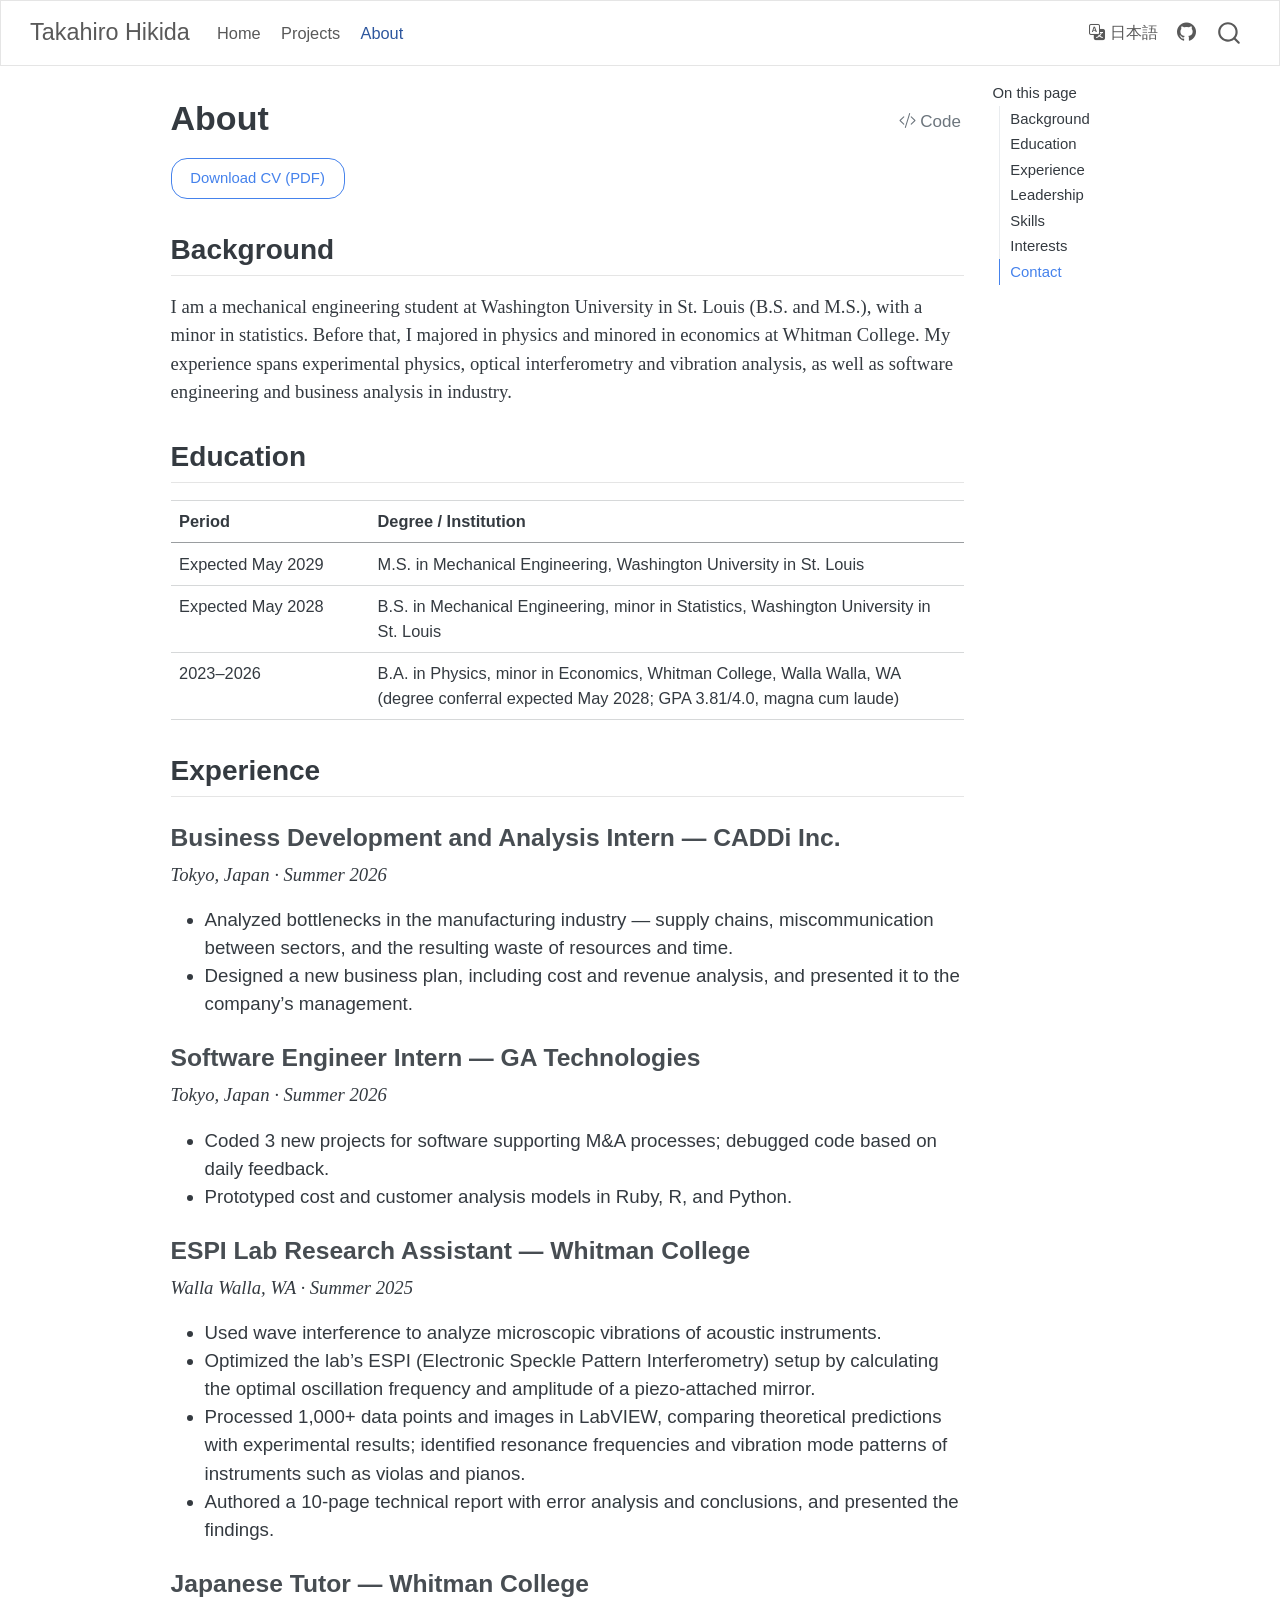
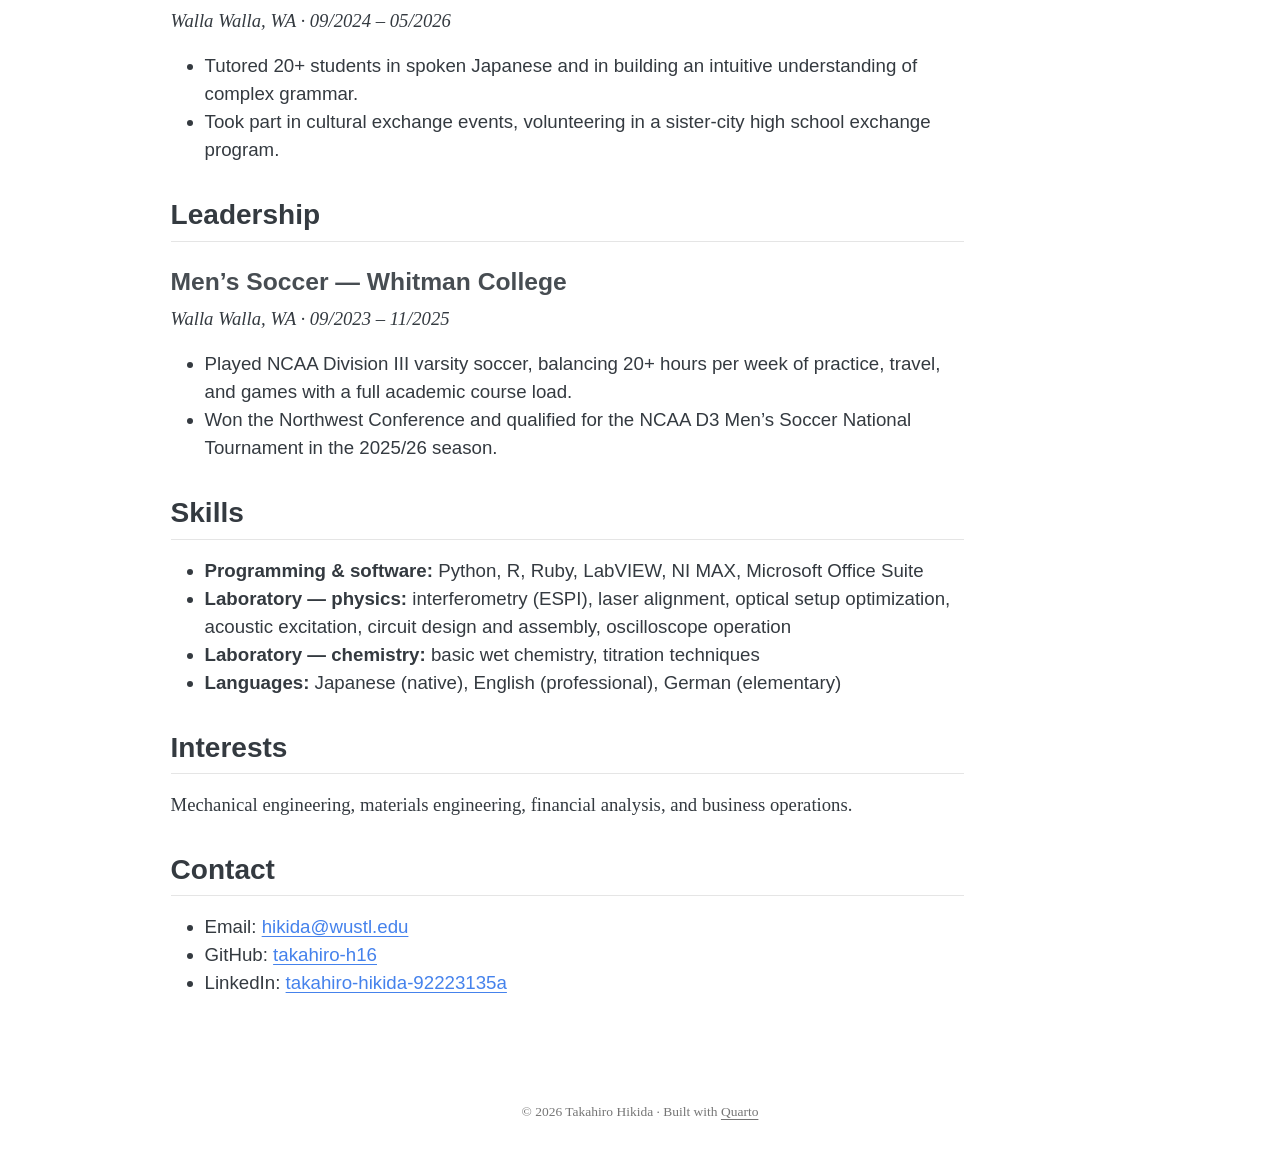
<file: about.html>
<!DOCTYPE html>
<html xmlns="http://www.w3.org/1999/xhtml" lang="en" xml:lang="en"><head>

<meta charset="utf-8">
<meta name="generator" content="quarto-1.10.19">

<meta name="viewport" content="width=device-width, initial-scale=1.0, user-scalable=yes">


<title>About – Takahiro Hikida</title>
<style>
/* Default styles provided by pandoc.
** See https://pandoc.org/MANUAL.html#variables-for-html for config info.
*/
span.smallcaps{font-variant: small-caps;}
div.columns{display: flex; gap: 1.5em;}
div.column{flex: auto;}
@media screen {
div.columns{gap: min(4vw, 1.5em);}
div.column{overflow-x: auto;}
}
div.hanging-indent{margin-left: 1.5em; text-indent: -1.5em;}
ul.task-list{list-style: none;}
ul.task-list li input[type="checkbox"] {
  width: 0.8em;
  margin: 0 0.8em 0.2em -1em; /* quarto-specific, see https://github.com/quarto-dev/quarto-cli/issues/4556 */ 
  vertical-align: middle;
}
/* CSS for syntax highlighting */
html { -webkit-text-size-adjust: 100%; }
pre > code.sourceCode { white-space: pre; position: relative; }
pre > code.sourceCode > span { display: inline-block; line-height: 1.25; }
pre > code.sourceCode > span:empty { height: 1.2em; }
.sourceCode { overflow: visible; }
code.sourceCode > span { color: inherit; text-decoration: inherit; }
div.sourceCode { margin: 1em 0; }
pre.sourceCode { margin: 0; }
@media screen {
div.sourceCode { overflow: auto; }
}
@media print {
pre > code.sourceCode { white-space: pre-wrap; }
pre > code.sourceCode > span { text-indent: -5em; padding-left: 5em; }
}
pre.numberSource code
  { counter-reset: source-line 0; }
pre.numberSource code > span
  { position: relative; left: -4em; counter-increment: source-line; }
pre.numberSource code > span > a:first-child::before
  { content: counter(source-line);
    position: relative; left: -1em; text-align: right; vertical-align: baseline;
    border: none; display: inline-block;
    -webkit-touch-callout: none; -webkit-user-select: none;
    -khtml-user-select: none; -moz-user-select: none;
    -ms-user-select: none; user-select: none;
    padding: 0 4px; width: 4em;
  }
pre.numberSource { margin-left: 3em;  padding-left: 4px; }
div.sourceCode
  {   }
@media screen {
pre > code.sourceCode > span > a:first-child::before { text-decoration: underline; }
}
</style>


<script src="site_libs/quarto-nav/quarto-nav.js"></script>
<script src="site_libs/quarto-nav/headroom.min.js"></script>
<script src="site_libs/clipboard/clipboard.min.js"></script>
<script src="site_libs/quarto-search/autocomplete.umd.js"></script>
<script src="site_libs/quarto-search/fuse.min.js"></script>
<script src="site_libs/quarto-search/quarto-search.js"></script>
<meta name="quarto:offset" content="./">
<script src="site_libs/quarto-html/quarto.js" type="module"></script>
<script src="site_libs/quarto-html/tabsets/tabsets.js" type="module"></script>
<script src="site_libs/quarto-html/popper.min.js"></script>
<script src="site_libs/quarto-html/tippy.umd.min.js"></script>
<script src="site_libs/quarto-html/anchor.min.js"></script>
<link href="site_libs/quarto-html/tippy.css" rel="stylesheet">
<link href="site_libs/quarto-html/quarto-syntax-highlighting-bf27225e3a48a9273f3daa8f8e829971.css" rel="stylesheet" id="quarto-text-highlighting-styles">
<script src="site_libs/bootstrap/bootstrap.min.js"></script>
<link href="site_libs/bootstrap/bootstrap-icons.css" rel="stylesheet">
<link href="site_libs/bootstrap/bootstrap-bd2fbcf52716fee708c0453c73363b80.min.css" rel="stylesheet" append-hash="true" id="quarto-bootstrap" data-mode="light">
<script id="quarto-search-options" type="application/json">{
  "location": "navbar",
  "copy-button": false,
  "collapse-after": 3,
  "panel-placement": "end",
  "type": "overlay",
  "limit": 50,
  "keyboard-shortcut": [
    "f",
    "/",
    "s"
  ],
  "show-item-context": false,
  "language": {
    "search-no-results-text": "No results",
    "search-matching-documents-text": "matching documents",
    "search-copy-link-title": "Copy link to search",
    "search-hide-matches-text": "Hide additional matches",
    "search-more-match-text": "more match in this document",
    "search-more-matches-text": "more matches in this document",
    "search-clear-button-title": "Clear",
    "search-text-placeholder": "",
    "search-detached-cancel-button-title": "Cancel",
    "search-submit-button-title": "Submit",
    "search-label": "Search"
  }
}</script>
<script>
// EN <-> JA switch. Every page at <path> has a Japanese twin at ja/<path>.
// The navbar is shared by both languages, so on Japanese pages its links and
// labels are rewritten here to point at the ja/ versions.
document.addEventListener("DOMContentLoaded", function () {
  var brand = document.querySelector(".navbar-brand");
  if (!brand) return;
  var root = new URL(brand.getAttribute("href"), location.href).pathname
    .replace(/index\.html$/, "");
  var rel = location.pathname.slice(root.length) || "index.html";
  if (rel.endsWith("/")) rel += "index.html";
  var isJa = rel.startsWith("ja/");

  var toggle = document.querySelector(".navbar .nav-link .bi-translate");
  if (toggle) {
    toggle = toggle.closest("a");
    toggle.href = root + (isJa ? rel.slice(3) : "ja/" + rel) + location.hash;
    toggle.querySelector(".menu-text").textContent = isJa ? "English" : "日本語";
    toggle.setAttribute("lang", isJa ? "en" : "ja");
  }

  if (!isJa) return;
  var labels = { Home: "ホーム", Projects: "プロジェクト", About: "プロフィール" };
  document.querySelectorAll(".navbar-brand, .navbar .nav-link").forEach(function (a) {
    if (a === toggle || !a.getAttribute("href")) return;
    var url = new URL(a.href, location.href);
    if (url.origin !== location.origin || !url.pathname.startsWith(root)) return;
    var path = url.pathname.slice(root.length) || "index.html";
    if (path.startsWith("ja/") || !/(\.html|\/)$/.test(path)) return;
    a.href = root + "ja/" + path;
    var text = a.querySelector(".menu-text");
    if (text && labels[text.textContent.trim()]) {
      text.textContent = labels[text.textContent.trim()];
    }
  });
});
</script>


<link rel="stylesheet" href="styles.css">
</head>

<body class="nav-fixed quarto-light">

<div id="quarto-search-results"></div>
  <header id="quarto-header" class="headroom fixed-top">
    <nav class="navbar navbar-expand-lg " data-bs-theme="dark">
      <div class="navbar-container container-fluid">
      <div class="navbar-brand-container mx-auto">
    <a class="navbar-brand" href="./index.html">
    <span class="navbar-title">Takahiro Hikida</span>
    </a>
  </div>
            <div id="quarto-search" class="" title="Search"></div>
          <button class="navbar-toggler" type="button" data-bs-toggle="collapse" data-bs-target="#navbarCollapse" aria-controls="navbarCollapse" role="menu" aria-expanded="false" aria-label="Toggle navigation" onclick="if (window.quartoToggleHeadroom) { window.quartoToggleHeadroom(); }">
  <span class="navbar-toggler-icon"></span>
</button>
          <div class="collapse navbar-collapse" id="navbarCollapse">
            <ul class="navbar-nav navbar-nav-scroll me-auto">
  <li class="nav-item">
    <a class="nav-link" href="./index.html"> 
<span class="menu-text">Home</span></a>
  </li>  
  <li class="nav-item">
    <a class="nav-link" href="./projects.html"> 
<span class="menu-text">Projects</span></a>
  </li>  
  <li class="nav-item">
    <a class="nav-link active" href="./about.html" aria-current="page"> 
<span class="menu-text">About</span></a>
  </li>  
</ul>
            <ul class="navbar-nav navbar-nav-scroll ms-auto">
  <li class="nav-item">
    <a class="nav-link" href="./ja/index.html"> <i class="bi bi-translate" role="img" aria-label="Switch language / 言語を切り替え">
</i> 
<span class="menu-text">日本語</span></a>
  </li>  
  <li class="nav-item compact">
    <a class="nav-link" href="https://github.com/takahiro-h16"> <i class="bi bi-github" role="img" aria-label="GitHub">
</i> 
<span class="menu-text"></span></a>
  </li>  
</ul>
          </div> <!-- /navcollapse -->
            <div class="quarto-navbar-tools">
</div>
      </div> <!-- /container-fluid -->
    </nav>
</header>
<!-- content -->
<div id="quarto-content" class="quarto-container page-columns page-rows-contents page-layout-article page-navbar">
<!-- sidebar -->
<!-- margin-sidebar -->
    <div id="quarto-margin-sidebar" class="sidebar margin-sidebar">
        <nav id="TOC" role="doc-toc" class="toc-active">
    <h2 id="toc-title">On this page</h2>
   
  <ul>
  <li><a href="#background" id="toc-background" class="nav-link active" data-scroll-target="#background">Background</a></li>
  <li><a href="#education" id="toc-education" class="nav-link" data-scroll-target="#education">Education</a></li>
  <li><a href="#experience" id="toc-experience" class="nav-link" data-scroll-target="#experience">Experience</a>
  <ul class="collapse">
  <li><a href="#business-development-and-analysis-intern-caddi-inc." id="toc-business-development-and-analysis-intern-caddi-inc." class="nav-link" data-scroll-target="#business-development-and-analysis-intern-caddi-inc.">Business Development and Analysis Intern — CADDi Inc.</a></li>
  <li><a href="#software-engineer-intern-ga-technologies" id="toc-software-engineer-intern-ga-technologies" class="nav-link" data-scroll-target="#software-engineer-intern-ga-technologies">Software Engineer Intern — GA Technologies</a></li>
  <li><a href="#espi-lab-research-assistant-whitman-college" id="toc-espi-lab-research-assistant-whitman-college" class="nav-link" data-scroll-target="#espi-lab-research-assistant-whitman-college">ESPI Lab Research Assistant — Whitman College</a></li>
  <li><a href="#japanese-tutor-whitman-college" id="toc-japanese-tutor-whitman-college" class="nav-link" data-scroll-target="#japanese-tutor-whitman-college">Japanese Tutor — Whitman College</a></li>
  </ul></li>
  <li><a href="#leadership" id="toc-leadership" class="nav-link" data-scroll-target="#leadership">Leadership</a>
  <ul class="collapse">
  <li><a href="#mens-soccer-whitman-college" id="toc-mens-soccer-whitman-college" class="nav-link" data-scroll-target="#mens-soccer-whitman-college">Men’s Soccer — Whitman College</a></li>
  </ul></li>
  <li><a href="#skills" id="toc-skills" class="nav-link" data-scroll-target="#skills">Skills</a></li>
  <li><a href="#interests" id="toc-interests" class="nav-link" data-scroll-target="#interests">Interests</a></li>
  <li><a href="#contact" id="toc-contact" class="nav-link" data-scroll-target="#contact">Contact</a></li>
  </ul>
</nav>
    </div>
<!-- main -->
<main class="content" id="quarto-document-content">

<header id="title-block-header" class="quarto-title-block default">
<div class="quarto-title">
<div class="quarto-title-block"><div><h1 class="title">About</h1><button type="button" class="btn code-tools-button" id="quarto-code-tools-source"><i class="bi"></i> Code</button></div></div>
</div>



<div class="quarto-title-meta">

    
  
    
  </div>
  


</header>


<p><a href="assets/cv.pdf" class="btn btn-outline-primary" role="button">Download CV (PDF)</a></p>
<section id="background" class="level2">
<h2 class="anchored" data-anchor-id="background">Background</h2>
<p>I am a mechanical engineering student at Washington University in St.&nbsp;Louis (B.S. and M.S.), with a minor in statistics. Before that, I majored in physics and minored in economics at Whitman College. My experience spans experimental physics, optical interferometry and vibration analysis, as well as software engineering and business analysis in industry.</p>
</section>
<section id="education" class="level2">
<h2 class="anchored" data-anchor-id="education">Education</h2>
<table class="caption-top table">
<colgroup>
<col style="width: 25%">
<col style="width: 75%">
</colgroup>
<thead>
<tr class="header">
<th>Period</th>
<th>Degree / Institution</th>
</tr>
</thead>
<tbody>
<tr class="odd">
<td>Expected May 2029</td>
<td>M.S. in Mechanical Engineering, Washington University in St.&nbsp;Louis</td>
</tr>
<tr class="even">
<td>Expected May 2028</td>
<td>B.S. in Mechanical Engineering, minor in Statistics, Washington University in St.&nbsp;Louis</td>
</tr>
<tr class="odd">
<td>2023–2026</td>
<td>B.A. in Physics, minor in Economics, Whitman College, Walla Walla, WA (degree conferral expected May 2028; GPA 3.81/4.0, magna cum laude)</td>
</tr>
</tbody>
</table>
</section>
<section id="experience" class="level2">
<h2 class="anchored" data-anchor-id="experience">Experience</h2>
<section id="business-development-and-analysis-intern-caddi-inc." class="level3">
<h3 class="anchored" data-anchor-id="business-development-and-analysis-intern-caddi-inc.">Business Development and Analysis Intern — CADDi Inc.</h3>
<p><em>Tokyo, Japan · Summer 2026</em></p>
<ul>
<li>Analyzed bottlenecks in the manufacturing industry — supply chains, miscommunication between sectors, and the resulting waste of resources and time.</li>
<li>Designed a new business plan, including cost and revenue analysis, and presented it to the company’s management.</li>
</ul>
</section>
<section id="software-engineer-intern-ga-technologies" class="level3">
<h3 class="anchored" data-anchor-id="software-engineer-intern-ga-technologies">Software Engineer Intern — GA Technologies</h3>
<p><em>Tokyo, Japan · Summer 2026</em></p>
<ul>
<li>Coded 3 new projects for software supporting M&amp;A processes; debugged code based on daily feedback.</li>
<li>Prototyped cost and customer analysis models in Ruby, R, and Python.</li>
</ul>
</section>
<section id="espi-lab-research-assistant-whitman-college" class="level3">
<h3 class="anchored" data-anchor-id="espi-lab-research-assistant-whitman-college">ESPI Lab Research Assistant — Whitman College</h3>
<p><em>Walla Walla, WA · Summer 2025</em></p>
<ul>
<li>Used wave interference to analyze microscopic vibrations of acoustic instruments.</li>
<li>Optimized the lab’s ESPI (Electronic Speckle Pattern Interferometry) setup by calculating the optimal oscillation frequency and amplitude of a piezo-attached mirror.</li>
<li>Processed 1,000+ data points and images in LabVIEW, comparing theoretical predictions with experimental results; identified resonance frequencies and vibration mode patterns of instruments such as violas and pianos.</li>
<li>Authored a 10-page technical report with error analysis and conclusions, and presented the findings.</li>
</ul>
</section>
<section id="japanese-tutor-whitman-college" class="level3">
<h3 class="anchored" data-anchor-id="japanese-tutor-whitman-college">Japanese Tutor — Whitman College</h3>
<p><em>Walla Walla, WA · 09/2024 – 05/2026</em></p>
<ul>
<li>Tutored 20+ students in spoken Japanese and in building an intuitive understanding of complex grammar.</li>
<li>Took part in cultural exchange events, volunteering in a sister-city high school exchange program.</li>
</ul>
</section>
</section>
<section id="leadership" class="level2">
<h2 class="anchored" data-anchor-id="leadership">Leadership</h2>
<section id="mens-soccer-whitman-college" class="level3">
<h3 class="anchored" data-anchor-id="mens-soccer-whitman-college">Men’s Soccer — Whitman College</h3>
<p><em>Walla Walla, WA · 09/2023 – 11/2025</em></p>
<ul>
<li>Played NCAA Division III varsity soccer, balancing 20+ hours per week of practice, travel, and games with a full academic course load.</li>
<li>Won the Northwest Conference and qualified for the NCAA D3 Men’s Soccer National Tournament in the 2025/26 season.</li>
</ul>
</section>
</section>
<section id="skills" class="level2">
<h2 class="anchored" data-anchor-id="skills">Skills</h2>
<ul>
<li><strong>Programming &amp; software:</strong> Python, R, Ruby, LabVIEW, NI MAX, Microsoft Office Suite</li>
<li><strong>Laboratory — physics:</strong> interferometry (ESPI), laser alignment, optical setup optimization, acoustic excitation, circuit design and assembly, oscilloscope operation</li>
<li><strong>Laboratory — chemistry:</strong> basic wet chemistry, titration techniques</li>
<li><strong>Languages:</strong> Japanese (native), English (professional), German (elementary)</li>
</ul>
</section>
<section id="interests" class="level2">
<h2 class="anchored" data-anchor-id="interests">Interests</h2>
<p>Mechanical engineering, materials engineering, financial analysis, and business operations.</p>
</section>
<section id="contact" class="level2">
<h2 class="anchored" data-anchor-id="contact">Contact</h2>
<ul>
<li>Email: <a href="mailto:hikida@wustl.edu">hikida@wustl.edu</a></li>
<li>GitHub: <a href="https://github.com/takahiro-h16">takahiro-h16</a></li>
<li>LinkedIn: <a href="https://www.linkedin.com/in/takahiro-hikida-92223135a">takahiro-hikida-92223135a</a></li>
</ul>


<!-- -->

</section>

</main> <!-- /main -->
<script id="quarto-html-after-body" type="application/javascript">
  window.document.addEventListener("DOMContentLoaded", function (event) {
    const icon = "";
    const anchorJS = new window.AnchorJS();
    anchorJS.options = {
      placement: 'right',
      icon: icon
    };
    anchorJS.add('.anchored');
    const isCodeAnnotation = (el) => {
      for (const clz of el.classList) {
        if (clz.startsWith('code-annotation-')) {                     
          return true;
        }
      }
      return false;
    }
    const onCopySuccess = function(e) {
      // button target
      const button = e.trigger;
      // don't keep focus
      button.blur();
      // flash "checked"
      button.classList.add('code-copy-button-checked');
      var currentTitle = button.getAttribute("title");
      button.setAttribute("title", "Copied!");
      let tooltip;
      if (window.bootstrap) {
        button.setAttribute("data-bs-toggle", "tooltip");
        button.setAttribute("data-bs-placement", "left");
        button.setAttribute("data-bs-title", "Copied!");
        tooltip = new bootstrap.Tooltip(button, 
          { trigger: "manual", 
            customClass: "code-copy-button-tooltip",
            offset: [0, -8]});
        tooltip.show();    
      }
      setTimeout(function() {
        if (tooltip) {
          tooltip.hide();
          button.removeAttribute("data-bs-title");
          button.removeAttribute("data-bs-toggle");
          button.removeAttribute("data-bs-placement");
        }
        button.setAttribute("title", currentTitle);
        button.classList.remove('code-copy-button-checked');
      }, 1000);
      // clear code selection
      e.clearSelection();
    }
    const getTextToCopy = function(trigger) {
      const outerScaffold = trigger.parentElement.cloneNode(true);
      const codeEl = outerScaffold.querySelector('code');
      for (const childEl of codeEl.children) {
        if (isCodeAnnotation(childEl)) {
          childEl.remove();
        }
      }
      return codeEl.innerText;
    }
    const clipboard = new window.ClipboardJS('.code-copy-button:not([data-in-quarto-modal])', {
      text: getTextToCopy
    });
    clipboard.on('success', onCopySuccess);
    if (window.document.getElementById('quarto-embedded-source-code-modal')) {
      const clipboardModal = new window.ClipboardJS('.code-copy-button[data-in-quarto-modal]', {
        text: getTextToCopy,
        container: window.document.getElementById('quarto-embedded-source-code-modal')
      });
      clipboardModal.on('success', onCopySuccess);
    }
    const viewSource = window.document.getElementById('quarto-view-source') ||
                       window.document.getElementById('quarto-code-tools-source');
    if (viewSource) {
      const sourceUrl = viewSource.getAttribute("data-quarto-source-url");
      viewSource.addEventListener("click", function(e) {
        if (sourceUrl) {
          // rstudio viewer pane
          if (/\bcapabilities=\b/.test(window.location)) {
            window.open(sourceUrl);
          } else {
            window.location.href = sourceUrl;
          }
        } else {
          const modal = new bootstrap.Modal(document.getElementById('quarto-embedded-source-code-modal'));
          modal.show();
        }
        return false;
      });
    }
    function toggleCodeHandler(show) {
      return function(e) {
        const cellDetails = window.document.querySelectorAll(".cell details.code-fold");
        for (let i=0; i<cellDetails.length; i++) {
          const details = cellDetails[i];
          if (show) {
            details.open = true;
          } else {
            details.removeAttribute("open");
          }
        }
        const cellCodeDivs = window.document.querySelectorAll(".cell div.sourceCode.cell-code");
        const fromCls = show ? "hidden" : "unhidden";
        const toCls = show ? "unhidden" : "hidden";
        for (let i=0; i<cellCodeDivs.length; i++) {
          const codeDiv = cellCodeDivs[i];
          if (codeDiv.classList.contains(fromCls)) {
            codeDiv.classList.remove(fromCls);
            codeDiv.classList.add(toCls);
          } 
        }
        return false;
      }
    }
    const hideAllCode = window.document.getElementById("quarto-hide-all-code");
    if (hideAllCode) {
      hideAllCode.addEventListener("click", toggleCodeHandler(false));
    }
    const showAllCode = window.document.getElementById("quarto-show-all-code");
    if (showAllCode) {
      showAllCode.addEventListener("click", toggleCodeHandler(true));
    }
      var localhostRegex = new RegExp(/^(?:http|https):\/\/localhost\:?[0-9]*\//);
      var mailtoRegex = new RegExp(/^mailto:/);
        var filterRegex = new RegExp("https:\/\/takahiro-h16\.github\.io");
      var isInternal = (href) => {
          return filterRegex.test(href) || localhostRegex.test(href) || mailtoRegex.test(href);
      }
      // Inspect non-navigation links and adorn them if external
     var links = window.document.querySelectorAll('a[href]:not(.nav-link):not(.navbar-brand):not(.toc-action):not(.sidebar-link):not(.sidebar-item-toggle):not(.pagination-link):not(.no-external):not([aria-hidden]):not(.dropdown-item):not(.quarto-navigation-tool):not(.about-link)');
      for (var i=0; i<links.length; i++) {
        const link = links[i];
        if (!isInternal(link.href)) {
          // undo the damage that might have been done by quarto-nav.js in the case of
          // links that we want to consider external
          if (link.dataset.originalHref !== undefined) {
            link.href = link.dataset.originalHref;
          }
        }
      }
    function tippyHover(el, contentFn, onTriggerFn, onUntriggerFn) {
      const config = {
        allowHTML: true,
        maxWidth: 500,
        delay: 100,
        arrow: false,
        appendTo: function(el) {
            return el.parentElement;
        },
        interactive: true,
        interactiveBorder: 10,
        theme: 'quarto',
        placement: 'bottom-start',
      };
      if (contentFn) {
        config.content = contentFn;
      }
      if (onTriggerFn) {
        config.onTrigger = onTriggerFn;
      }
      if (onUntriggerFn) {
        config.onUntrigger = onUntriggerFn;
      }
      window.tippy(el, config); 
    }
    const noterefs = window.document.querySelectorAll('a[role="doc-noteref"]');
    for (var i=0; i<noterefs.length; i++) {
      const ref = noterefs[i];
      tippyHover(ref, function() {
        // use id or data attribute instead here
        let href = ref.getAttribute('data-footnote-href') || ref.getAttribute('href');
        try { href = new URL(href).hash; } catch {}
        const id = href.replace(/^#\/?/, "");
        const note = window.document.getElementById(id);
        if (note) {
          return note.innerHTML;
        } else {
          return "";
        }
      });
    }
    const xrefs = window.document.querySelectorAll('a.quarto-xref');
    const processXRef = (id, note) => {
      // Strip column container classes
      const stripColumnClz = (el) => {
        el.classList.remove("page-full", "page-columns");
        if (el.children) {
          for (const child of el.children) {
            stripColumnClz(child);
          }
        }
      }
      stripColumnClz(note)
      if (id === null || id.startsWith('sec-')) {
        // Special case sections, only their first couple elements
        const container = document.createElement("div");
        if (note.children && note.children.length > 2) {
          container.appendChild(note.children[0].cloneNode(true));
          for (let i = 1; i < note.children.length; i++) {
            const child = note.children[i];
            if (child.tagName === "P" && child.innerText === "") {
              continue;
            } else {
              container.appendChild(child.cloneNode(true));
              break;
            }
          }
          if (window.Quarto?.typesetMath) {
            window.Quarto.typesetMath(container);
          }
          return container.innerHTML
        } else {
          if (window.Quarto?.typesetMath) {
            window.Quarto.typesetMath(note);
          }
          return note.innerHTML;
        }
      } else {
        // Remove any anchor links if they are present
        const anchorLink = note.querySelector('a.anchorjs-link');
        if (anchorLink) {
          anchorLink.remove();
        }
        if (window.Quarto?.typesetMath) {
          window.Quarto.typesetMath(note);
        }
        if (note.classList.contains("callout")) {
          return note.outerHTML;
        } else {
          return note.innerHTML;
        }
      }
    }
    for (var i=0; i<xrefs.length; i++) {
      const xref = xrefs[i];
      tippyHover(xref, undefined, function(instance) {
        instance.disable();
        let url = xref.getAttribute('href');
        let hash = undefined; 
        if (url.startsWith('#')) {
          hash = url;
        } else {
          try { hash = new URL(url).hash; } catch {}
        }
        if (hash) {
          const id = hash.replace(/^#\/?/, "");
          const note = window.document.getElementById(id);
          if (note !== null) {
            try {
              const html = processXRef(id, note.cloneNode(true));
              instance.setContent(html);
            } finally {
              instance.enable();
              instance.show();
            }
          } else {
            // See if we can fetch this
            fetch(url.split('#')[0])
            .then(res => res.text())
            .then(html => {
              const parser = new DOMParser();
              const htmlDoc = parser.parseFromString(html, "text/html");
              const note = htmlDoc.getElementById(id);
              if (note !== null) {
                const html = processXRef(id, note);
                instance.setContent(html);
              } 
            }).finally(() => {
              instance.enable();
              instance.show();
            });
          }
        } else {
          // See if we can fetch a full url (with no hash to target)
          // This is a special case and we should probably do some content thinning / targeting
          fetch(url)
          .then(res => res.text())
          .then(html => {
            const parser = new DOMParser();
            const htmlDoc = parser.parseFromString(html, "text/html");
            const note = htmlDoc.querySelector('main.content');
            if (note !== null) {
              // This should only happen for chapter cross references
              // (since there is no id in the URL)
              // remove the first header
              if (note.children.length > 0 && note.children[0].tagName === "HEADER") {
                note.children[0].remove();
              }
              const html = processXRef(null, note);
              instance.setContent(html);
            } 
          }).finally(() => {
            instance.enable();
            instance.show();
          });
        }
      }, function(instance) {
      });
    }
        let selectedAnnoteEl;
        const selectorForAnnotation = ( cell, annotation) => {
          let cellAttr = 'data-code-cell="' + cell + '"';
          let lineAttr = 'data-code-annotation="' +  annotation + '"';
          const selector = 'span[' + cellAttr + '][' + lineAttr + ']';
          return selector;
        }
        const selectCodeLines = (annoteEl) => {
          const doc = window.document;
          const targetCell = annoteEl.getAttribute("data-target-cell");
          const targetAnnotation = annoteEl.getAttribute("data-target-annotation");
          const annoteSpan = window.document.querySelector(selectorForAnnotation(targetCell, targetAnnotation));
          const lines = annoteSpan.getAttribute("data-code-lines").split(",");
          const lineIds = lines.map((line) => {
            return targetCell + "-" + line;
          })
          let top = null;
          let height = null;
          let parent = null;
          if (lineIds.length > 0) {
              //compute the position of the single el (top and bottom and make a div)
              const el = window.document.getElementById(lineIds[0]);
              top = el.offsetTop;
              height = el.offsetHeight;
              parent = el.parentElement.parentElement;
            if (lineIds.length > 1) {
              const lastEl = window.document.getElementById(lineIds[lineIds.length - 1]);
              const bottom = lastEl.offsetTop + lastEl.offsetHeight;
              height = bottom - top;
            }
            if (top !== null && height !== null && parent !== null) {
              // cook up a div (if necessary) and position it 
              let div = window.document.getElementById("code-annotation-line-highlight");
              if (div === null) {
                div = window.document.createElement("div");
                div.setAttribute("id", "code-annotation-line-highlight");
                div.style.position = 'absolute';
                parent.appendChild(div);
              }
              div.style.top = top - 2 + "px";
              div.style.height = height + 4 + "px";
              div.style.left = 0;
              let gutterDiv = window.document.getElementById("code-annotation-line-highlight-gutter");
              if (gutterDiv === null) {
                gutterDiv = window.document.createElement("div");
                gutterDiv.setAttribute("id", "code-annotation-line-highlight-gutter");
                gutterDiv.style.position = 'absolute';
                const codeCell = window.document.getElementById(targetCell);
                const gutter = codeCell.querySelector('.code-annotation-gutter');
                gutter.appendChild(gutterDiv);
              }
              gutterDiv.style.top = top - 2 + "px";
              gutterDiv.style.height = height + 4 + "px";
            }
            selectedAnnoteEl = annoteEl;
          }
        };
        const unselectCodeLines = () => {
          const elementsIds = ["code-annotation-line-highlight", "code-annotation-line-highlight-gutter"];
          elementsIds.forEach((elId) => {
            const div = window.document.getElementById(elId);
            if (div) {
              div.remove();
            }
          });
          selectedAnnoteEl = undefined;
        };
          // Handle positioning of the toggle
      window.addEventListener(
        "resize",
        throttle(() => {
          elRect = undefined;
          if (selectedAnnoteEl) {
            selectCodeLines(selectedAnnoteEl);
          }
        }, 10)
      );
      function throttle(fn, ms) {
      let throttle = false;
      let timer;
        return (...args) => {
          if(!throttle) { // first call gets through
              fn.apply(this, args);
              throttle = true;
          } else { // all the others get throttled
              if(timer) clearTimeout(timer); // cancel #2
              timer = setTimeout(() => {
                fn.apply(this, args);
                timer = throttle = false;
              }, ms);
          }
        };
      }
        // Attach click handler to the DT
        const annoteDls = window.document.querySelectorAll('dt[data-target-cell]');
        for (const annoteDlNode of annoteDls) {
          annoteDlNode.addEventListener('click', (event) => {
            const clickedEl = event.target;
            if (clickedEl !== selectedAnnoteEl) {
              unselectCodeLines();
              const activeEl = window.document.querySelector('dt[data-target-cell].code-annotation-active');
              if (activeEl) {
                activeEl.classList.remove('code-annotation-active');
              }
              selectCodeLines(clickedEl);
              clickedEl.classList.add('code-annotation-active');
            } else {
              // Unselect the line
              unselectCodeLines();
              clickedEl.classList.remove('code-annotation-active');
            }
          });
        }
    const findCites = (el) => {
      const parentEl = el.parentElement;
      if (parentEl) {
        const cites = parentEl.dataset.cites;
        if (cites) {
          return {
            el,
            cites: cites.split(' ')
          };
        } else {
          return findCites(el.parentElement)
        }
      } else {
        return undefined;
      }
    };
    var bibliorefs = window.document.querySelectorAll('a[role="doc-biblioref"]');
    for (var i=0; i<bibliorefs.length; i++) {
      const ref = bibliorefs[i];
      const citeInfo = findCites(ref);
      if (citeInfo) {
        tippyHover(citeInfo.el, function() {
          var popup = window.document.createElement('div');
          citeInfo.cites.forEach(function(cite) {
            var citeDiv = window.document.createElement('div');
            citeDiv.classList.add('hanging-indent');
            citeDiv.classList.add('csl-entry');
            var biblioDiv = window.document.getElementById('ref-' + cite);
            if (biblioDiv) {
              citeDiv.innerHTML = biblioDiv.innerHTML;
            }
            popup.appendChild(citeDiv);
          });
          return popup.innerHTML;
        });
      }
    }
  });
  </script><div class="modal fade" id="quarto-embedded-source-code-modal" tabindex="-1" aria-labelledby="quarto-embedded-source-code-modal-label" aria-hidden="true"><div class="modal-dialog modal-dialog-scrollable"><div class="modal-content"><div class="modal-header"><h5 class="modal-title" id="quarto-embedded-source-code-modal-label">Source Code</h5><button class="btn-close" data-bs-dismiss="modal"></button></div><div class="modal-body"><div class="">
<div class="code-copy-outer-scaffold"><div class="sourceCode" id="cb1" data-shortcodes="false"><pre class="sourceCode markdown code-with-copy"><code class="sourceCode markdown"><span id="cb1-1"><a href="#cb1-1" aria-hidden="true" tabindex="-1"></a><span class="co">---</span></span>
<span id="cb1-2"><a href="#cb1-2" aria-hidden="true" tabindex="-1"></a><span class="an">title:</span><span class="co"> "About"</span></span>
<span id="cb1-3"><a href="#cb1-3" aria-hidden="true" tabindex="-1"></a><span class="co">---</span></span>
<span id="cb1-4"><a href="#cb1-4" aria-hidden="true" tabindex="-1"></a></span>
<span id="cb1-5"><a href="#cb1-5" aria-hidden="true" tabindex="-1"></a><span class="co">[</span><span class="ot">Download CV (PDF)</span><span class="co">](assets/cv.pdf)</span>{.btn .btn-outline-primary role="button"}</span>
<span id="cb1-6"><a href="#cb1-6" aria-hidden="true" tabindex="-1"></a></span>
<span id="cb1-7"><a href="#cb1-7" aria-hidden="true" tabindex="-1"></a><span class="fu">## Background</span></span>
<span id="cb1-8"><a href="#cb1-8" aria-hidden="true" tabindex="-1"></a></span>
<span id="cb1-9"><a href="#cb1-9" aria-hidden="true" tabindex="-1"></a>I am a mechanical engineering student at Washington University in St. Louis</span>
<span id="cb1-10"><a href="#cb1-10" aria-hidden="true" tabindex="-1"></a>(B.S. and M.S.), with a minor in statistics. Before that, I majored in physics</span>
<span id="cb1-11"><a href="#cb1-11" aria-hidden="true" tabindex="-1"></a>and minored in economics at Whitman College. My</span>
<span id="cb1-12"><a href="#cb1-12" aria-hidden="true" tabindex="-1"></a>experience spans experimental physics, optical interferometry and vibration</span>
<span id="cb1-13"><a href="#cb1-13" aria-hidden="true" tabindex="-1"></a>analysis, as well as software engineering and business analysis in industry.</span>
<span id="cb1-14"><a href="#cb1-14" aria-hidden="true" tabindex="-1"></a></span>
<span id="cb1-15"><a href="#cb1-15" aria-hidden="true" tabindex="-1"></a><span class="fu">## Education</span></span>
<span id="cb1-16"><a href="#cb1-16" aria-hidden="true" tabindex="-1"></a></span>
<span id="cb1-17"><a href="#cb1-17" aria-hidden="true" tabindex="-1"></a><span class="pp">|</span> Period <span class="pp">|</span> Degree / Institution <span class="pp">|</span></span>
<span id="cb1-18"><a href="#cb1-18" aria-hidden="true" tabindex="-1"></a><span class="pp">|--------|----------------------|</span></span>
<span id="cb1-19"><a href="#cb1-19" aria-hidden="true" tabindex="-1"></a><span class="pp">|</span> Expected May 2029 <span class="pp">|</span> M.S. in Mechanical Engineering, Washington University in St. Louis <span class="pp">|</span></span>
<span id="cb1-20"><a href="#cb1-20" aria-hidden="true" tabindex="-1"></a><span class="pp">|</span> Expected May 2028 <span class="pp">|</span> B.S. in Mechanical Engineering, minor in Statistics, Washington University in St. Louis <span class="pp">|</span></span>
<span id="cb1-21"><a href="#cb1-21" aria-hidden="true" tabindex="-1"></a><span class="pp">|</span> 2023–2026 <span class="pp">|</span> B.A. in Physics, minor in Economics, Whitman College, Walla Walla, WA (degree conferral expected May 2028; GPA 3.81/4.0, magna cum laude) <span class="pp">|</span></span>
<span id="cb1-22"><a href="#cb1-22" aria-hidden="true" tabindex="-1"></a></span>
<span id="cb1-23"><a href="#cb1-23" aria-hidden="true" tabindex="-1"></a>: {tbl-colwidths="<span class="co">[</span><span class="ot">25,75</span><span class="co">]</span>"}</span>
<span id="cb1-24"><a href="#cb1-24" aria-hidden="true" tabindex="-1"></a></span>
<span id="cb1-25"><a href="#cb1-25" aria-hidden="true" tabindex="-1"></a><span class="fu">## Experience</span></span>
<span id="cb1-26"><a href="#cb1-26" aria-hidden="true" tabindex="-1"></a></span>
<span id="cb1-27"><a href="#cb1-27" aria-hidden="true" tabindex="-1"></a><span class="fu">### Business Development and Analysis Intern — CADDi Inc.</span></span>
<span id="cb1-28"><a href="#cb1-28" aria-hidden="true" tabindex="-1"></a></span>
<span id="cb1-29"><a href="#cb1-29" aria-hidden="true" tabindex="-1"></a>*Tokyo, Japan · Summer 2026*</span>
<span id="cb1-30"><a href="#cb1-30" aria-hidden="true" tabindex="-1"></a></span>
<span id="cb1-31"><a href="#cb1-31" aria-hidden="true" tabindex="-1"></a><span class="ss">- </span>Analyzed bottlenecks in the manufacturing industry — supply chains,</span>
<span id="cb1-32"><a href="#cb1-32" aria-hidden="true" tabindex="-1"></a>  miscommunication between sectors, and the resulting waste of resources and time.</span>
<span id="cb1-33"><a href="#cb1-33" aria-hidden="true" tabindex="-1"></a><span class="ss">- </span>Designed a new business plan, including cost and revenue analysis, and</span>
<span id="cb1-34"><a href="#cb1-34" aria-hidden="true" tabindex="-1"></a>  presented it to the company's management.</span>
<span id="cb1-35"><a href="#cb1-35" aria-hidden="true" tabindex="-1"></a></span>
<span id="cb1-36"><a href="#cb1-36" aria-hidden="true" tabindex="-1"></a><span class="fu">### Software Engineer Intern — GA Technologies</span></span>
<span id="cb1-37"><a href="#cb1-37" aria-hidden="true" tabindex="-1"></a></span>
<span id="cb1-38"><a href="#cb1-38" aria-hidden="true" tabindex="-1"></a>*Tokyo, Japan · Summer 2026*</span>
<span id="cb1-39"><a href="#cb1-39" aria-hidden="true" tabindex="-1"></a></span>
<span id="cb1-40"><a href="#cb1-40" aria-hidden="true" tabindex="-1"></a><span class="ss">- </span>Coded 3 new projects for software supporting M&amp;A processes; debugged code</span>
<span id="cb1-41"><a href="#cb1-41" aria-hidden="true" tabindex="-1"></a>  based on daily feedback.</span>
<span id="cb1-42"><a href="#cb1-42" aria-hidden="true" tabindex="-1"></a><span class="ss">- </span>Prototyped cost and customer analysis models in Ruby, R, and Python.</span>
<span id="cb1-43"><a href="#cb1-43" aria-hidden="true" tabindex="-1"></a></span>
<span id="cb1-44"><a href="#cb1-44" aria-hidden="true" tabindex="-1"></a><span class="fu">### ESPI Lab Research Assistant — Whitman College</span></span>
<span id="cb1-45"><a href="#cb1-45" aria-hidden="true" tabindex="-1"></a></span>
<span id="cb1-46"><a href="#cb1-46" aria-hidden="true" tabindex="-1"></a>*Walla Walla, WA · Summer 2025*</span>
<span id="cb1-47"><a href="#cb1-47" aria-hidden="true" tabindex="-1"></a></span>
<span id="cb1-48"><a href="#cb1-48" aria-hidden="true" tabindex="-1"></a><span class="ss">- </span>Used wave interference to analyze microscopic vibrations of acoustic instruments.</span>
<span id="cb1-49"><a href="#cb1-49" aria-hidden="true" tabindex="-1"></a><span class="ss">- </span>Optimized the lab's ESPI (Electronic Speckle Pattern Interferometry) setup by</span>
<span id="cb1-50"><a href="#cb1-50" aria-hidden="true" tabindex="-1"></a>  calculating the optimal oscillation frequency and amplitude of a piezo-attached mirror.</span>
<span id="cb1-51"><a href="#cb1-51" aria-hidden="true" tabindex="-1"></a><span class="ss">- </span>Processed 1,000+ data points and images in LabVIEW, comparing theoretical</span>
<span id="cb1-52"><a href="#cb1-52" aria-hidden="true" tabindex="-1"></a>  predictions with experimental results; identified resonance frequencies and</span>
<span id="cb1-53"><a href="#cb1-53" aria-hidden="true" tabindex="-1"></a>  vibration mode patterns of instruments such as violas and pianos.</span>
<span id="cb1-54"><a href="#cb1-54" aria-hidden="true" tabindex="-1"></a><span class="ss">- </span>Authored a 10-page technical report with error analysis and conclusions, and</span>
<span id="cb1-55"><a href="#cb1-55" aria-hidden="true" tabindex="-1"></a>  presented the findings.</span>
<span id="cb1-56"><a href="#cb1-56" aria-hidden="true" tabindex="-1"></a></span>
<span id="cb1-57"><a href="#cb1-57" aria-hidden="true" tabindex="-1"></a><span class="fu">### Japanese Tutor — Whitman College</span></span>
<span id="cb1-58"><a href="#cb1-58" aria-hidden="true" tabindex="-1"></a></span>
<span id="cb1-59"><a href="#cb1-59" aria-hidden="true" tabindex="-1"></a>*Walla Walla, WA · 09/2024 – 05/2026*</span>
<span id="cb1-60"><a href="#cb1-60" aria-hidden="true" tabindex="-1"></a></span>
<span id="cb1-61"><a href="#cb1-61" aria-hidden="true" tabindex="-1"></a><span class="ss">- </span>Tutored 20+ students in spoken Japanese and in building an intuitive</span>
<span id="cb1-62"><a href="#cb1-62" aria-hidden="true" tabindex="-1"></a>  understanding of complex grammar.</span>
<span id="cb1-63"><a href="#cb1-63" aria-hidden="true" tabindex="-1"></a><span class="ss">- </span>Took part in cultural exchange events, volunteering in a sister-city high</span>
<span id="cb1-64"><a href="#cb1-64" aria-hidden="true" tabindex="-1"></a>  school exchange program.</span>
<span id="cb1-65"><a href="#cb1-65" aria-hidden="true" tabindex="-1"></a></span>
<span id="cb1-66"><a href="#cb1-66" aria-hidden="true" tabindex="-1"></a><span class="fu">## Leadership</span></span>
<span id="cb1-67"><a href="#cb1-67" aria-hidden="true" tabindex="-1"></a></span>
<span id="cb1-68"><a href="#cb1-68" aria-hidden="true" tabindex="-1"></a><span class="fu">### Men's Soccer — Whitman College</span></span>
<span id="cb1-69"><a href="#cb1-69" aria-hidden="true" tabindex="-1"></a></span>
<span id="cb1-70"><a href="#cb1-70" aria-hidden="true" tabindex="-1"></a>*Walla Walla, WA · 09/2023 – 11/2025*</span>
<span id="cb1-71"><a href="#cb1-71" aria-hidden="true" tabindex="-1"></a></span>
<span id="cb1-72"><a href="#cb1-72" aria-hidden="true" tabindex="-1"></a><span class="ss">- </span>Played NCAA Division III varsity soccer, balancing 20+ hours per week of</span>
<span id="cb1-73"><a href="#cb1-73" aria-hidden="true" tabindex="-1"></a>  practice, travel, and games with a full academic course load.</span>
<span id="cb1-74"><a href="#cb1-74" aria-hidden="true" tabindex="-1"></a><span class="ss">- </span>Won the Northwest Conference and qualified for the NCAA D3 Men's Soccer</span>
<span id="cb1-75"><a href="#cb1-75" aria-hidden="true" tabindex="-1"></a>  National Tournament in the 2025/26 season.</span>
<span id="cb1-76"><a href="#cb1-76" aria-hidden="true" tabindex="-1"></a></span>
<span id="cb1-77"><a href="#cb1-77" aria-hidden="true" tabindex="-1"></a><span class="fu">## Skills</span></span>
<span id="cb1-78"><a href="#cb1-78" aria-hidden="true" tabindex="-1"></a></span>
<span id="cb1-79"><a href="#cb1-79" aria-hidden="true" tabindex="-1"></a><span class="ss">- </span>**Programming &amp; software:** Python, R, Ruby, LabVIEW, NI MAX, Microsoft Office Suite</span>
<span id="cb1-80"><a href="#cb1-80" aria-hidden="true" tabindex="-1"></a><span class="ss">- </span>**Laboratory — physics:** interferometry (ESPI), laser alignment, optical setup</span>
<span id="cb1-81"><a href="#cb1-81" aria-hidden="true" tabindex="-1"></a>  optimization, acoustic excitation, circuit design and assembly, oscilloscope operation</span>
<span id="cb1-82"><a href="#cb1-82" aria-hidden="true" tabindex="-1"></a><span class="ss">- </span>**Laboratory — chemistry:** basic wet chemistry, titration techniques</span>
<span id="cb1-83"><a href="#cb1-83" aria-hidden="true" tabindex="-1"></a><span class="ss">- </span>**Languages:** Japanese (native), English (professional), German (elementary)</span>
<span id="cb1-84"><a href="#cb1-84" aria-hidden="true" tabindex="-1"></a></span>
<span id="cb1-85"><a href="#cb1-85" aria-hidden="true" tabindex="-1"></a><span class="fu">## Interests</span></span>
<span id="cb1-86"><a href="#cb1-86" aria-hidden="true" tabindex="-1"></a></span>
<span id="cb1-87"><a href="#cb1-87" aria-hidden="true" tabindex="-1"></a>Mechanical engineering, materials engineering, financial analysis, and business operations.</span>
<span id="cb1-88"><a href="#cb1-88" aria-hidden="true" tabindex="-1"></a></span>
<span id="cb1-89"><a href="#cb1-89" aria-hidden="true" tabindex="-1"></a><span class="fu">## Contact</span></span>
<span id="cb1-90"><a href="#cb1-90" aria-hidden="true" tabindex="-1"></a></span>
<span id="cb1-91"><a href="#cb1-91" aria-hidden="true" tabindex="-1"></a><span class="ss">- </span>Email: <span class="co">[</span><span class="ot">hikida@wustl.edu</span><span class="co">](mailto:hikida@wustl.edu)</span></span>
<span id="cb1-92"><a href="#cb1-92" aria-hidden="true" tabindex="-1"></a><span class="ss">- </span>GitHub: <span class="co">[</span><span class="ot">takahiro-h16</span><span class="co">](https://github.com/takahiro-h16)</span></span>
<span id="cb1-93"><a href="#cb1-93" aria-hidden="true" tabindex="-1"></a><span class="ss">- </span>LinkedIn: <span class="co">[</span><span class="ot">takahiro-hikida-92223135a</span><span class="co">](https://www.linkedin.com/in/takahiro-hikida-92223135a)</span></span></code></pre></div><button title="Copy to Clipboard" class="code-copy-button" data-in-quarto-modal=""><i class="bi"></i></button></div>
</div></div></div></div></div>
</div> <!-- /content -->
<footer class="footer">
  <div class="nav-footer">
    <div class="nav-footer-left">
      &nbsp;
    </div>   
    <div class="nav-footer-center">
<p>© 2026 Takahiro Hikida · Built with <a href="https://quarto.org">Quarto</a></p>
</div>
    <div class="nav-footer-right">
      &nbsp;
    </div>
  </div>
</footer>




</body></html>
</file>
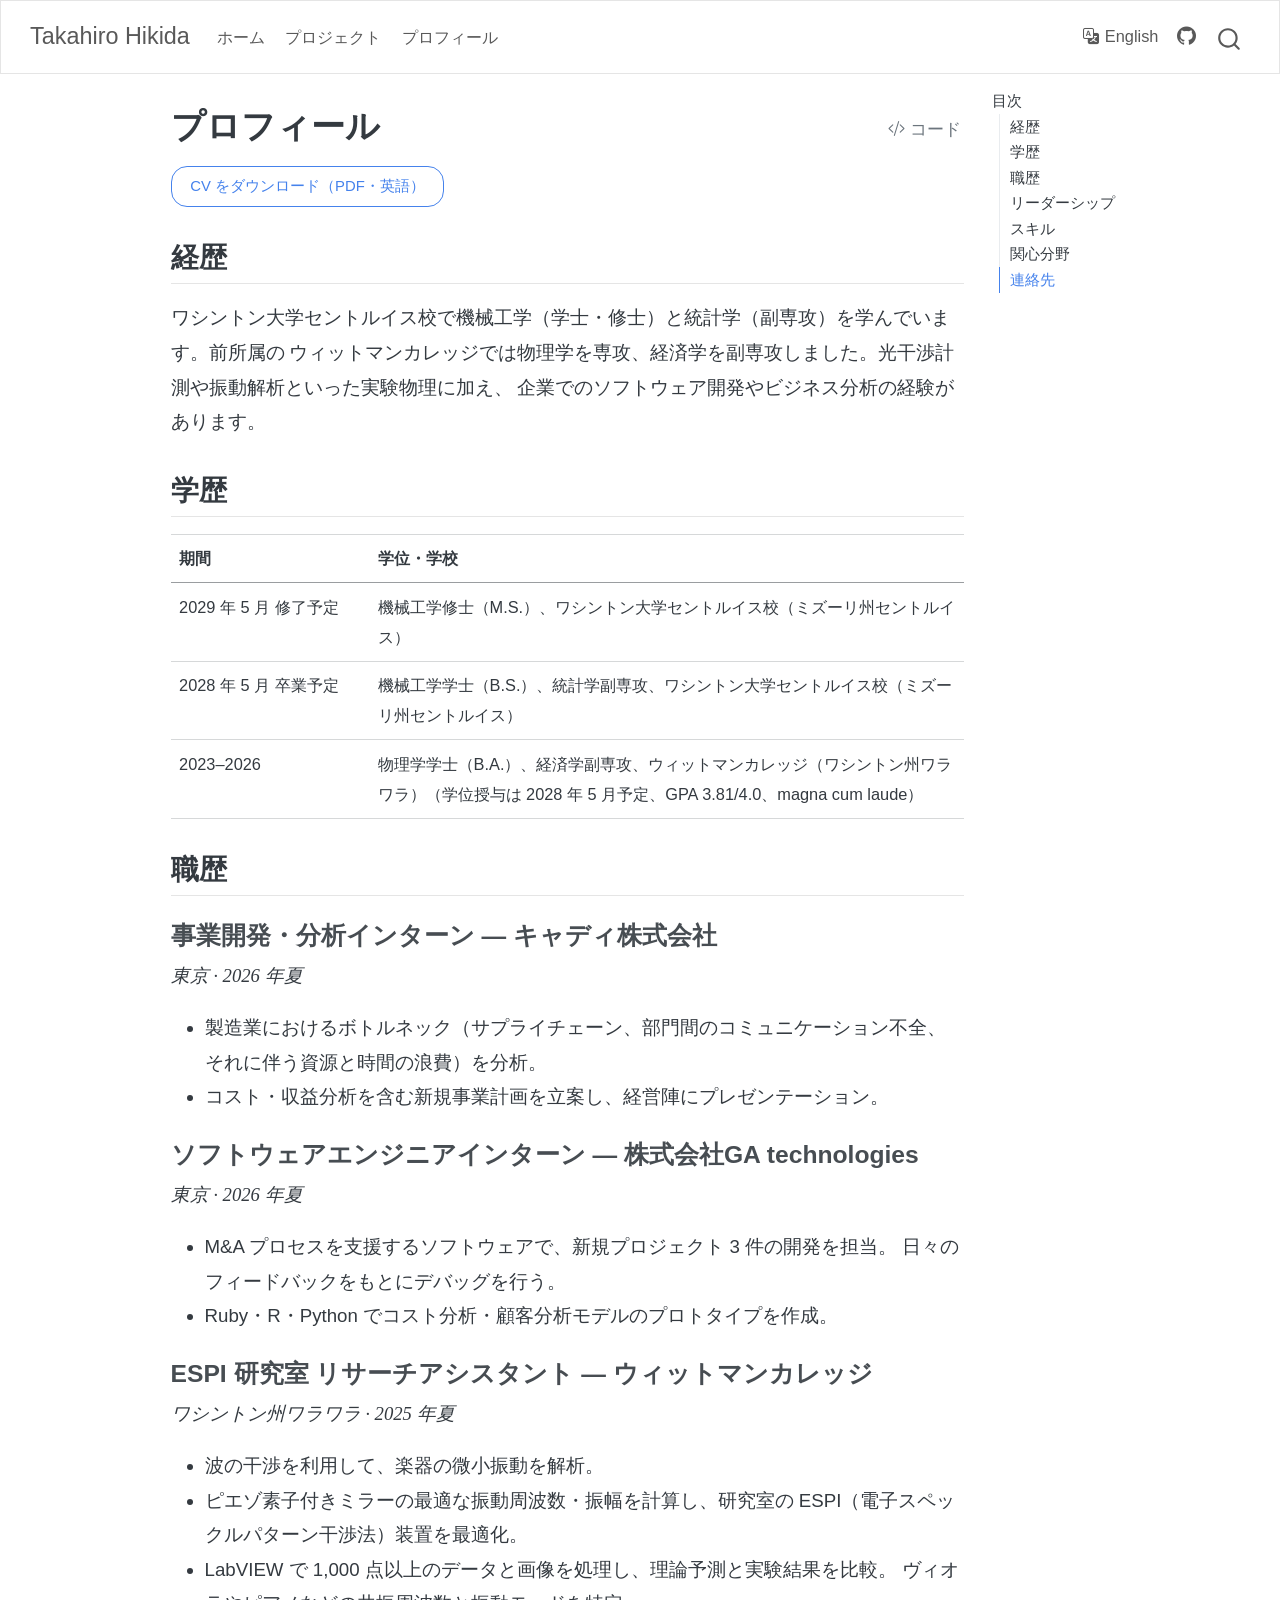
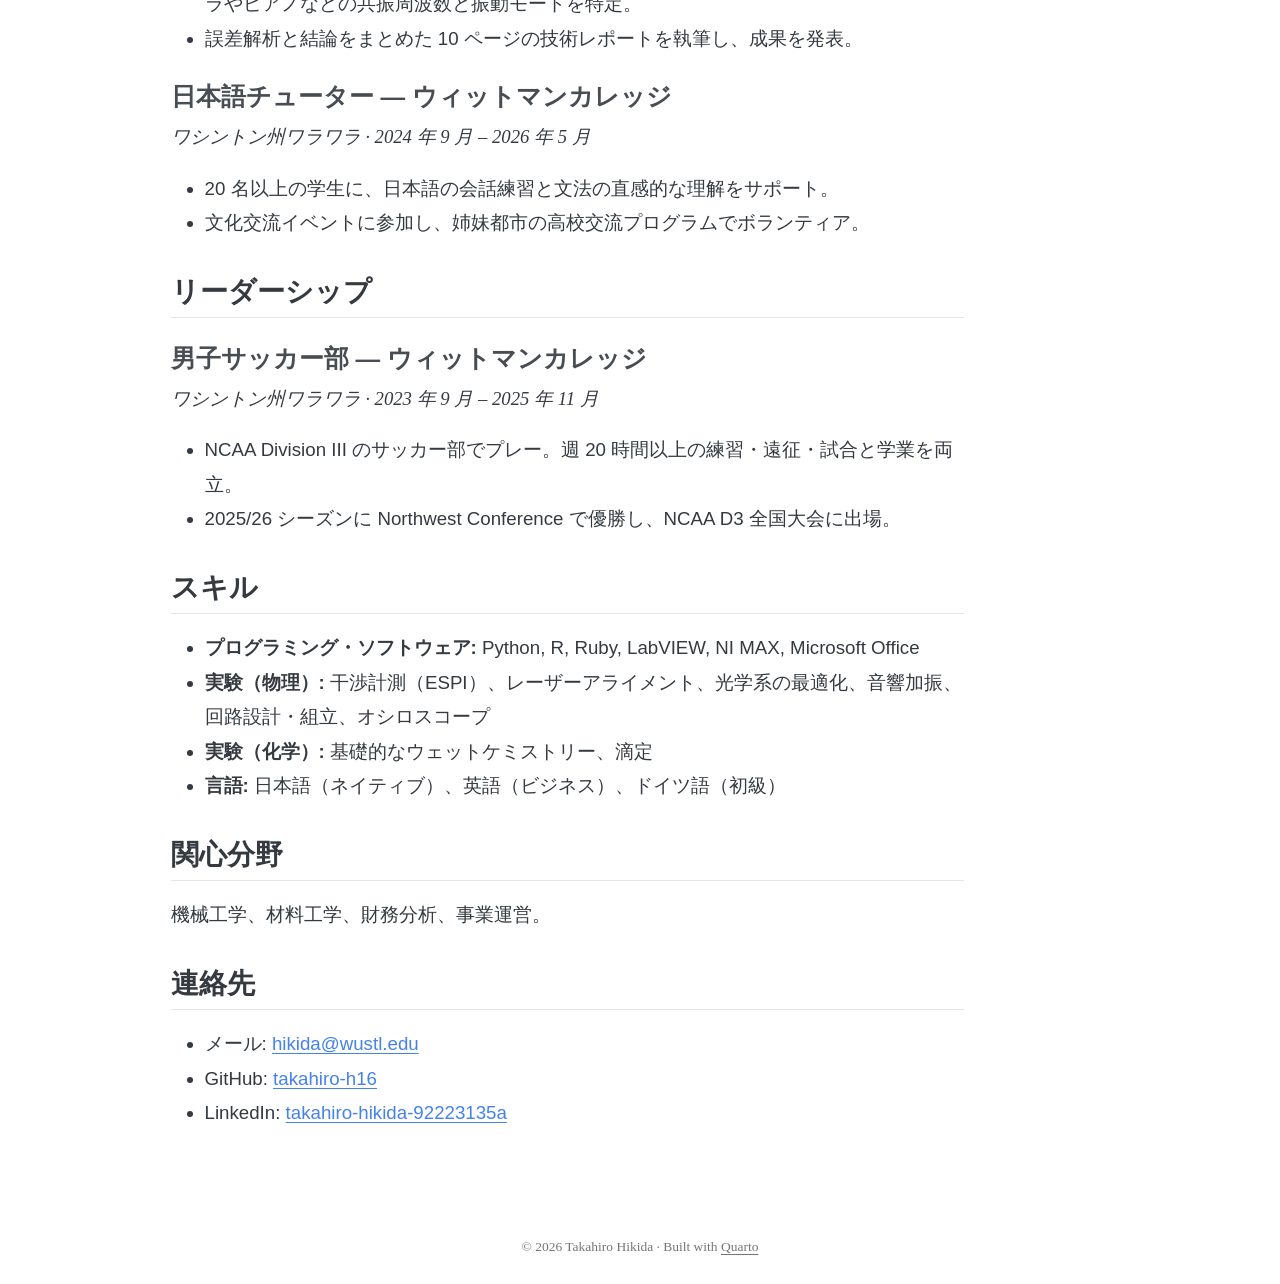
<file: ja/about.html>
<!DOCTYPE html>
<html xmlns="http://www.w3.org/1999/xhtml" lang="ja" xml:lang="ja"><head>

<meta charset="utf-8">
<meta name="generator" content="quarto-1.10.19">

<meta name="viewport" content="width=device-width, initial-scale=1.0, user-scalable=yes">


<title>プロフィール – Takahiro Hikida</title>
<style>
/* Default styles provided by pandoc.
** See https://pandoc.org/MANUAL.html#variables-for-html for config info.
*/
span.smallcaps{font-variant: small-caps;}
div.columns{display: flex; gap: 1.5em;}
div.column{flex: auto;}
@media screen {
div.columns{gap: min(4vw, 1.5em);}
div.column{overflow-x: auto;}
}
div.hanging-indent{margin-left: 1.5em; text-indent: -1.5em;}
ul.task-list{list-style: none;}
ul.task-list li input[type="checkbox"] {
  width: 0.8em;
  margin: 0 0.8em 0.2em -1em; /* quarto-specific, see https://github.com/quarto-dev/quarto-cli/issues/4556 */ 
  vertical-align: middle;
}
/* CSS for syntax highlighting */
html { -webkit-text-size-adjust: 100%; }
pre > code.sourceCode { white-space: pre; position: relative; }
pre > code.sourceCode > span { display: inline-block; line-height: 1.25; }
pre > code.sourceCode > span:empty { height: 1.2em; }
.sourceCode { overflow: visible; }
code.sourceCode > span { color: inherit; text-decoration: inherit; }
div.sourceCode { margin: 1em 0; }
pre.sourceCode { margin: 0; }
@media screen {
div.sourceCode { overflow: auto; }
}
@media print {
pre > code.sourceCode { white-space: pre-wrap; }
pre > code.sourceCode > span { text-indent: -5em; padding-left: 5em; }
}
pre.numberSource code
  { counter-reset: source-line 0; }
pre.numberSource code > span
  { position: relative; left: -4em; counter-increment: source-line; }
pre.numberSource code > span > a:first-child::before
  { content: counter(source-line);
    position: relative; left: -1em; text-align: right; vertical-align: baseline;
    border: none; display: inline-block;
    -webkit-touch-callout: none; -webkit-user-select: none;
    -khtml-user-select: none; -moz-user-select: none;
    -ms-user-select: none; user-select: none;
    padding: 0 4px; width: 4em;
  }
pre.numberSource { margin-left: 3em;  padding-left: 4px; }
div.sourceCode
  {   }
@media screen {
pre > code.sourceCode > span > a:first-child::before { text-decoration: underline; }
}
</style>


<script src="../site_libs/quarto-nav/quarto-nav.js"></script>
<script src="../site_libs/quarto-nav/headroom.min.js"></script>
<script src="../site_libs/clipboard/clipboard.min.js"></script>
<script src="../site_libs/quarto-search/autocomplete.umd.js"></script>
<script src="../site_libs/quarto-search/fuse.min.js"></script>
<script src="../site_libs/quarto-search/quarto-search.js"></script>
<meta name="quarto:offset" content="../">
<script src="../site_libs/quarto-html/quarto.js" type="module"></script>
<script src="../site_libs/quarto-html/tabsets/tabsets.js" type="module"></script>
<script src="../site_libs/quarto-html/popper.min.js"></script>
<script src="../site_libs/quarto-html/tippy.umd.min.js"></script>
<script src="../site_libs/quarto-html/anchor.min.js"></script>
<link href="../site_libs/quarto-html/tippy.css" rel="stylesheet">
<link href="../site_libs/quarto-html/quarto-syntax-highlighting-bf27225e3a48a9273f3daa8f8e829971.css" rel="stylesheet" id="quarto-text-highlighting-styles">
<script src="../site_libs/bootstrap/bootstrap.min.js"></script>
<link href="../site_libs/bootstrap/bootstrap-icons.css" rel="stylesheet">
<link href="../site_libs/bootstrap/bootstrap-bd2fbcf52716fee708c0453c73363b80.min.css" rel="stylesheet" append-hash="true" id="quarto-bootstrap" data-mode="light">
<script id="quarto-search-options" type="application/json">{
  "location": "navbar",
  "copy-button": false,
  "collapse-after": 3,
  "panel-placement": "end",
  "type": "overlay",
  "limit": 50,
  "keyboard-shortcut": [
    "f",
    "/",
    "s"
  ],
  "show-item-context": false,
  "language": {
    "search-no-results-text": "一致なし",
    "search-matching-documents-text": "一致した文書",
    "search-copy-link-title": "検索へのリンクをコピー",
    "search-hide-matches-text": "追加の検索結果を非表示",
    "search-more-match-text": "追加の検索結果",
    "search-more-matches-text": "追加の検索結果",
    "search-clear-button-title": "消去",
    "search-text-placeholder": "",
    "search-detached-cancel-button-title": "取消",
    "search-submit-button-title": "検索",
    "search-label": "サーチ"
  }
}</script>
<script>
// EN <-> JA switch. Every page at <path> has a Japanese twin at ja/<path>.
// The navbar is shared by both languages, so on Japanese pages its links and
// labels are rewritten here to point at the ja/ versions.
document.addEventListener("DOMContentLoaded", function () {
  var brand = document.querySelector(".navbar-brand");
  if (!brand) return;
  var root = new URL(brand.getAttribute("href"), location.href).pathname
    .replace(/index\.html$/, "");
  var rel = location.pathname.slice(root.length) || "index.html";
  if (rel.endsWith("/")) rel += "index.html";
  var isJa = rel.startsWith("ja/");

  var toggle = document.querySelector(".navbar .nav-link .bi-translate");
  if (toggle) {
    toggle = toggle.closest("a");
    toggle.href = root + (isJa ? rel.slice(3) : "ja/" + rel) + location.hash;
    toggle.querySelector(".menu-text").textContent = isJa ? "English" : "日本語";
    toggle.setAttribute("lang", isJa ? "en" : "ja");
  }

  if (!isJa) return;
  var labels = { Home: "ホーム", Projects: "プロジェクト", About: "プロフィール" };
  document.querySelectorAll(".navbar-brand, .navbar .nav-link").forEach(function (a) {
    if (a === toggle || !a.getAttribute("href")) return;
    var url = new URL(a.href, location.href);
    if (url.origin !== location.origin || !url.pathname.startsWith(root)) return;
    var path = url.pathname.slice(root.length) || "index.html";
    if (path.startsWith("ja/") || !/(\.html|\/)$/.test(path)) return;
    a.href = root + "ja/" + path;
    var text = a.querySelector(".menu-text");
    if (text && labels[text.textContent.trim()]) {
      text.textContent = labels[text.textContent.trim()];
    }
  });
});
</script>


<link rel="stylesheet" href="../styles.css">
</head>

<body class="nav-fixed quarto-light">

<div id="quarto-search-results"></div>
  <header id="quarto-header" class="headroom fixed-top">
    <nav class="navbar navbar-expand-lg " data-bs-theme="dark">
      <div class="navbar-container container-fluid">
      <div class="navbar-brand-container mx-auto">
    <a class="navbar-brand" href="../index.html">
    <span class="navbar-title">Takahiro Hikida</span>
    </a>
  </div>
            <div id="quarto-search" class="" title="サーチ"></div>
          <button class="navbar-toggler" type="button" data-bs-toggle="collapse" data-bs-target="#navbarCollapse" aria-controls="navbarCollapse" role="menu" aria-expanded="false" aria-label="ナビゲーションを切り替える" onclick="if (window.quartoToggleHeadroom) { window.quartoToggleHeadroom(); }">
  <span class="navbar-toggler-icon"></span>
</button>
          <div class="collapse navbar-collapse" id="navbarCollapse">
            <ul class="navbar-nav navbar-nav-scroll me-auto">
  <li class="nav-item">
    <a class="nav-link" href="../index.html"> 
<span class="menu-text">Home</span></a>
  </li>  
  <li class="nav-item">
    <a class="nav-link" href="../projects.html"> 
<span class="menu-text">Projects</span></a>
  </li>  
  <li class="nav-item">
    <a class="nav-link" href="../about.html"> 
<span class="menu-text">About</span></a>
  </li>  
</ul>
            <ul class="navbar-nav navbar-nav-scroll ms-auto">
  <li class="nav-item">
    <a class="nav-link" href="../ja/index.html"> <i class="bi bi-translate" role="img" aria-label="Switch language / 言語を切り替え">
</i> 
<span class="menu-text">日本語</span></a>
  </li>  
  <li class="nav-item compact">
    <a class="nav-link" href="https://github.com/takahiro-h16"> <i class="bi bi-github" role="img" aria-label="GitHub">
</i> 
<span class="menu-text"></span></a>
  </li>  
</ul>
          </div> <!-- /navcollapse -->
            <div class="quarto-navbar-tools">
</div>
      </div> <!-- /container-fluid -->
    </nav>
</header>
<!-- content -->
<div id="quarto-content" class="quarto-container page-columns page-rows-contents page-layout-article page-navbar">
<!-- sidebar -->
<!-- margin-sidebar -->
    <div id="quarto-margin-sidebar" class="sidebar margin-sidebar">
        <nav id="TOC" role="doc-toc" class="toc-active">
    <h2 id="toc-title">目次</h2>
   
  <ul>
  <li><a href="#経歴" id="toc-経歴" class="nav-link active" data-scroll-target="#経歴">経歴</a></li>
  <li><a href="#学歴" id="toc-学歴" class="nav-link" data-scroll-target="#学歴">学歴</a></li>
  <li><a href="#職歴" id="toc-職歴" class="nav-link" data-scroll-target="#職歴">職歴</a>
  <ul class="collapse">
  <li><a href="#事業開発分析インターン-キャディ株式会社" id="toc-事業開発分析インターン-キャディ株式会社" class="nav-link" data-scroll-target="#事業開発分析インターン-キャディ株式会社">事業開発・分析インターン — キャディ株式会社</a></li>
  <li><a href="#ソフトウェアエンジニアインターン-株式会社ga-technologies" id="toc-ソフトウェアエンジニアインターン-株式会社ga-technologies" class="nav-link" data-scroll-target="#ソフトウェアエンジニアインターン-株式会社ga-technologies">ソフトウェアエンジニアインターン — 株式会社GA technologies</a></li>
  <li><a href="#espi-研究室-リサーチアシスタント-ウィットマンカレッジ" id="toc-espi-研究室-リサーチアシスタント-ウィットマンカレッジ" class="nav-link" data-scroll-target="#espi-研究室-リサーチアシスタント-ウィットマンカレッジ">ESPI 研究室 リサーチアシスタント — ウィットマンカレッジ</a></li>
  <li><a href="#日本語チューター-ウィットマンカレッジ" id="toc-日本語チューター-ウィットマンカレッジ" class="nav-link" data-scroll-target="#日本語チューター-ウィットマンカレッジ">日本語チューター — ウィットマンカレッジ</a></li>
  </ul></li>
  <li><a href="#リーダーシップ" id="toc-リーダーシップ" class="nav-link" data-scroll-target="#リーダーシップ">リーダーシップ</a>
  <ul class="collapse">
  <li><a href="#男子サッカー部-ウィットマンカレッジ" id="toc-男子サッカー部-ウィットマンカレッジ" class="nav-link" data-scroll-target="#男子サッカー部-ウィットマンカレッジ">男子サッカー部 — ウィットマンカレッジ</a></li>
  </ul></li>
  <li><a href="#スキル" id="toc-スキル" class="nav-link" data-scroll-target="#スキル">スキル</a></li>
  <li><a href="#関心分野" id="toc-関心分野" class="nav-link" data-scroll-target="#関心分野">関心分野</a></li>
  <li><a href="#連絡先" id="toc-連絡先" class="nav-link" data-scroll-target="#連絡先">連絡先</a></li>
  </ul>
</nav>
    </div>
<!-- main -->
<main class="content" id="quarto-document-content">

<header id="title-block-header" class="quarto-title-block default">
<div class="quarto-title">
<div class="quarto-title-block"><div><h1 class="title">プロフィール</h1><button type="button" class="btn code-tools-button" id="quarto-code-tools-source"><i class="bi"></i> コード</button></div></div>
</div>



<div class="quarto-title-meta">

    
  
    
  </div>
  


</header>


<p><a href="../assets/cv.pdf" class="btn btn-outline-primary" role="button">CV をダウンロード（PDF・英語）</a></p>
<section id="経歴" class="level2">
<h2 class="anchored" data-anchor-id="経歴">経歴</h2>
<p>ワシントン大学セントルイス校で機械工学（学士・修士）と統計学（副専攻）を学んでいます。前所属の ウィットマンカレッジでは物理学を専攻、経済学を副専攻しました。光干渉計測や振動解析といった実験物理に加え、 企業でのソフトウェア開発やビジネス分析の経験があります。</p>
</section>
<section id="学歴" class="level2">
<h2 class="anchored" data-anchor-id="学歴">学歴</h2>
<table class="caption-top table">
<colgroup>
<col style="width: 25%">
<col style="width: 75%">
</colgroup>
<thead>
<tr class="header">
<th>期間</th>
<th>学位・学校</th>
</tr>
</thead>
<tbody>
<tr class="odd">
<td>2029 年 5 月 修了予定</td>
<td>機械工学修士（M.S.）、ワシントン大学セントルイス校（ミズーリ州セントルイス）</td>
</tr>
<tr class="even">
<td>2028 年 5 月 卒業予定</td>
<td>機械工学学士（B.S.）、統計学副専攻、ワシントン大学セントルイス校（ミズーリ州セントルイス）</td>
</tr>
<tr class="odd">
<td>2023–2026</td>
<td>物理学学士（B.A.）、経済学副専攻、ウィットマンカレッジ（ワシントン州ワラワラ）（学位授与は 2028 年 5 月予定、GPA 3.81/4.0、magna cum laude）</td>
</tr>
</tbody>
</table>
</section>
<section id="職歴" class="level2">
<h2 class="anchored" data-anchor-id="職歴">職歴</h2>
<section id="事業開発分析インターン-キャディ株式会社" class="level3">
<h3 class="anchored" data-anchor-id="事業開発分析インターン-キャディ株式会社">事業開発・分析インターン — キャディ株式会社</h3>
<p><em>東京 · 2026 年夏</em></p>
<ul>
<li>製造業におけるボトルネック（サプライチェーン、部門間のコミュニケーション不全、 それに伴う資源と時間の浪費）を分析。</li>
<li>コスト・収益分析を含む新規事業計画を立案し、経営陣にプレゼンテーション。</li>
</ul>
</section>
<section id="ソフトウェアエンジニアインターン-株式会社ga-technologies" class="level3">
<h3 class="anchored" data-anchor-id="ソフトウェアエンジニアインターン-株式会社ga-technologies">ソフトウェアエンジニアインターン — 株式会社GA technologies</h3>
<p><em>東京 · 2026 年夏</em></p>
<ul>
<li>M&amp;A プロセスを支援するソフトウェアで、新規プロジェクト 3 件の開発を担当。 日々のフィードバックをもとにデバッグを行う。</li>
<li>Ruby・R・Python でコスト分析・顧客分析モデルのプロトタイプを作成。</li>
</ul>
</section>
<section id="espi-研究室-リサーチアシスタント-ウィットマンカレッジ" class="level3">
<h3 class="anchored" data-anchor-id="espi-研究室-リサーチアシスタント-ウィットマンカレッジ">ESPI 研究室 リサーチアシスタント — ウィットマンカレッジ</h3>
<p><em>ワシントン州ワラワラ · 2025 年夏</em></p>
<ul>
<li>波の干渉を利用して、楽器の微小振動を解析。</li>
<li>ピエゾ素子付きミラーの最適な振動周波数・振幅を計算し、研究室の ESPI（電子スペックルパターン干渉法）装置を最適化。</li>
<li>LabVIEW で 1,000 点以上のデータと画像を処理し、理論予測と実験結果を比較。 ヴィオラやピアノなどの共振周波数と振動モードを特定。</li>
<li>誤差解析と結論をまとめた 10 ページの技術レポートを執筆し、成果を発表。</li>
</ul>
</section>
<section id="日本語チューター-ウィットマンカレッジ" class="level3">
<h3 class="anchored" data-anchor-id="日本語チューター-ウィットマンカレッジ">日本語チューター — ウィットマンカレッジ</h3>
<p><em>ワシントン州ワラワラ · 2024 年 9 月 – 2026 年 5 月</em></p>
<ul>
<li>20 名以上の学生に、日本語の会話練習と文法の直感的な理解をサポート。</li>
<li>文化交流イベントに参加し、姉妹都市の高校交流プログラムでボランティア。</li>
</ul>
</section>
</section>
<section id="リーダーシップ" class="level2">
<h2 class="anchored" data-anchor-id="リーダーシップ">リーダーシップ</h2>
<section id="男子サッカー部-ウィットマンカレッジ" class="level3">
<h3 class="anchored" data-anchor-id="男子サッカー部-ウィットマンカレッジ">男子サッカー部 — ウィットマンカレッジ</h3>
<p><em>ワシントン州ワラワラ · 2023 年 9 月 – 2025 年 11 月</em></p>
<ul>
<li>NCAA Division III のサッカー部でプレー。週 20 時間以上の練習・遠征・試合と学業を両立。</li>
<li>2025/26 シーズンに Northwest Conference で優勝し、NCAA D3 全国大会に出場。</li>
</ul>
</section>
</section>
<section id="スキル" class="level2">
<h2 class="anchored" data-anchor-id="スキル">スキル</h2>
<ul>
<li><strong>プログラミング・ソフトウェア:</strong> Python, R, Ruby, LabVIEW, NI MAX, Microsoft Office</li>
<li><strong>実験（物理）:</strong> 干渉計測（ESPI）、レーザーアライメント、光学系の最適化、音響加振、 回路設計・組立、オシロスコープ</li>
<li><strong>実験（化学）:</strong> 基礎的なウェットケミストリー、滴定</li>
<li><strong>言語:</strong> 日本語（ネイティブ）、英語（ビジネス）、ドイツ語（初級）</li>
</ul>
</section>
<section id="関心分野" class="level2">
<h2 class="anchored" data-anchor-id="関心分野">関心分野</h2>
<p>機械工学、材料工学、財務分析、事業運営。</p>
</section>
<section id="連絡先" class="level2">
<h2 class="anchored" data-anchor-id="連絡先">連絡先</h2>
<ul>
<li>メール: <a href="mailto:hikida@wustl.edu">hikida@wustl.edu</a></li>
<li>GitHub: <a href="https://github.com/takahiro-h16">takahiro-h16</a></li>
<li>LinkedIn: <a href="https://www.linkedin.com/in/takahiro-hikida-92223135a">takahiro-hikida-92223135a</a></li>
</ul>


<!-- -->

</section>

</main> <!-- /main -->
<script id="quarto-html-after-body" type="application/javascript">
  window.document.addEventListener("DOMContentLoaded", function (event) {
    const icon = "";
    const anchorJS = new window.AnchorJS();
    anchorJS.options = {
      placement: 'right',
      icon: icon
    };
    anchorJS.add('.anchored');
    const isCodeAnnotation = (el) => {
      for (const clz of el.classList) {
        if (clz.startsWith('code-annotation-')) {                     
          return true;
        }
      }
      return false;
    }
    const onCopySuccess = function(e) {
      // button target
      const button = e.trigger;
      // don't keep focus
      button.blur();
      // flash "checked"
      button.classList.add('code-copy-button-checked');
      var currentTitle = button.getAttribute("title");
      button.setAttribute("title", "コピーしました");
      let tooltip;
      if (window.bootstrap) {
        button.setAttribute("data-bs-toggle", "tooltip");
        button.setAttribute("data-bs-placement", "left");
        button.setAttribute("data-bs-title", "コピーしました");
        tooltip = new bootstrap.Tooltip(button, 
          { trigger: "manual", 
            customClass: "code-copy-button-tooltip",
            offset: [0, -8]});
        tooltip.show();    
      }
      setTimeout(function() {
        if (tooltip) {
          tooltip.hide();
          button.removeAttribute("data-bs-title");
          button.removeAttribute("data-bs-toggle");
          button.removeAttribute("data-bs-placement");
        }
        button.setAttribute("title", currentTitle);
        button.classList.remove('code-copy-button-checked');
      }, 1000);
      // clear code selection
      e.clearSelection();
    }
    const getTextToCopy = function(trigger) {
      const outerScaffold = trigger.parentElement.cloneNode(true);
      const codeEl = outerScaffold.querySelector('code');
      for (const childEl of codeEl.children) {
        if (isCodeAnnotation(childEl)) {
          childEl.remove();
        }
      }
      return codeEl.innerText;
    }
    const clipboard = new window.ClipboardJS('.code-copy-button:not([data-in-quarto-modal])', {
      text: getTextToCopy
    });
    clipboard.on('success', onCopySuccess);
    if (window.document.getElementById('quarto-embedded-source-code-modal')) {
      const clipboardModal = new window.ClipboardJS('.code-copy-button[data-in-quarto-modal]', {
        text: getTextToCopy,
        container: window.document.getElementById('quarto-embedded-source-code-modal')
      });
      clipboardModal.on('success', onCopySuccess);
    }
    const viewSource = window.document.getElementById('quarto-view-source') ||
                       window.document.getElementById('quarto-code-tools-source');
    if (viewSource) {
      const sourceUrl = viewSource.getAttribute("data-quarto-source-url");
      viewSource.addEventListener("click", function(e) {
        if (sourceUrl) {
          // rstudio viewer pane
          if (/\bcapabilities=\b/.test(window.location)) {
            window.open(sourceUrl);
          } else {
            window.location.href = sourceUrl;
          }
        } else {
          const modal = new bootstrap.Modal(document.getElementById('quarto-embedded-source-code-modal'));
          modal.show();
        }
        return false;
      });
    }
    function toggleCodeHandler(show) {
      return function(e) {
        const cellDetails = window.document.querySelectorAll(".cell details.code-fold");
        for (let i=0; i<cellDetails.length; i++) {
          const details = cellDetails[i];
          if (show) {
            details.open = true;
          } else {
            details.removeAttribute("open");
          }
        }
        const cellCodeDivs = window.document.querySelectorAll(".cell div.sourceCode.cell-code");
        const fromCls = show ? "hidden" : "unhidden";
        const toCls = show ? "unhidden" : "hidden";
        for (let i=0; i<cellCodeDivs.length; i++) {
          const codeDiv = cellCodeDivs[i];
          if (codeDiv.classList.contains(fromCls)) {
            codeDiv.classList.remove(fromCls);
            codeDiv.classList.add(toCls);
          } 
        }
        return false;
      }
    }
    const hideAllCode = window.document.getElementById("quarto-hide-all-code");
    if (hideAllCode) {
      hideAllCode.addEventListener("click", toggleCodeHandler(false));
    }
    const showAllCode = window.document.getElementById("quarto-show-all-code");
    if (showAllCode) {
      showAllCode.addEventListener("click", toggleCodeHandler(true));
    }
      var localhostRegex = new RegExp(/^(?:http|https):\/\/localhost\:?[0-9]*\//);
      var mailtoRegex = new RegExp(/^mailto:/);
        var filterRegex = new RegExp("https:\/\/takahiro-h16\.github\.io");
      var isInternal = (href) => {
          return filterRegex.test(href) || localhostRegex.test(href) || mailtoRegex.test(href);
      }
      // Inspect non-navigation links and adorn them if external
     var links = window.document.querySelectorAll('a[href]:not(.nav-link):not(.navbar-brand):not(.toc-action):not(.sidebar-link):not(.sidebar-item-toggle):not(.pagination-link):not(.no-external):not([aria-hidden]):not(.dropdown-item):not(.quarto-navigation-tool):not(.about-link)');
      for (var i=0; i<links.length; i++) {
        const link = links[i];
        if (!isInternal(link.href)) {
          // undo the damage that might have been done by quarto-nav.js in the case of
          // links that we want to consider external
          if (link.dataset.originalHref !== undefined) {
            link.href = link.dataset.originalHref;
          }
        }
      }
    function tippyHover(el, contentFn, onTriggerFn, onUntriggerFn) {
      const config = {
        allowHTML: true,
        maxWidth: 500,
        delay: 100,
        arrow: false,
        appendTo: function(el) {
            return el.parentElement;
        },
        interactive: true,
        interactiveBorder: 10,
        theme: 'quarto',
        placement: 'bottom-start',
      };
      if (contentFn) {
        config.content = contentFn;
      }
      if (onTriggerFn) {
        config.onTrigger = onTriggerFn;
      }
      if (onUntriggerFn) {
        config.onUntrigger = onUntriggerFn;
      }
      window.tippy(el, config); 
    }
    const noterefs = window.document.querySelectorAll('a[role="doc-noteref"]');
    for (var i=0; i<noterefs.length; i++) {
      const ref = noterefs[i];
      tippyHover(ref, function() {
        // use id or data attribute instead here
        let href = ref.getAttribute('data-footnote-href') || ref.getAttribute('href');
        try { href = new URL(href).hash; } catch {}
        const id = href.replace(/^#\/?/, "");
        const note = window.document.getElementById(id);
        if (note) {
          return note.innerHTML;
        } else {
          return "";
        }
      });
    }
    const xrefs = window.document.querySelectorAll('a.quarto-xref');
    const processXRef = (id, note) => {
      // Strip column container classes
      const stripColumnClz = (el) => {
        el.classList.remove("page-full", "page-columns");
        if (el.children) {
          for (const child of el.children) {
            stripColumnClz(child);
          }
        }
      }
      stripColumnClz(note)
      if (id === null || id.startsWith('sec-')) {
        // Special case sections, only their first couple elements
        const container = document.createElement("div");
        if (note.children && note.children.length > 2) {
          container.appendChild(note.children[0].cloneNode(true));
          for (let i = 1; i < note.children.length; i++) {
            const child = note.children[i];
            if (child.tagName === "P" && child.innerText === "") {
              continue;
            } else {
              container.appendChild(child.cloneNode(true));
              break;
            }
          }
          if (window.Quarto?.typesetMath) {
            window.Quarto.typesetMath(container);
          }
          return container.innerHTML
        } else {
          if (window.Quarto?.typesetMath) {
            window.Quarto.typesetMath(note);
          }
          return note.innerHTML;
        }
      } else {
        // Remove any anchor links if they are present
        const anchorLink = note.querySelector('a.anchorjs-link');
        if (anchorLink) {
          anchorLink.remove();
        }
        if (window.Quarto?.typesetMath) {
          window.Quarto.typesetMath(note);
        }
        if (note.classList.contains("callout")) {
          return note.outerHTML;
        } else {
          return note.innerHTML;
        }
      }
    }
    for (var i=0; i<xrefs.length; i++) {
      const xref = xrefs[i];
      tippyHover(xref, undefined, function(instance) {
        instance.disable();
        let url = xref.getAttribute('href');
        let hash = undefined; 
        if (url.startsWith('#')) {
          hash = url;
        } else {
          try { hash = new URL(url).hash; } catch {}
        }
        if (hash) {
          const id = hash.replace(/^#\/?/, "");
          const note = window.document.getElementById(id);
          if (note !== null) {
            try {
              const html = processXRef(id, note.cloneNode(true));
              instance.setContent(html);
            } finally {
              instance.enable();
              instance.show();
            }
          } else {
            // See if we can fetch this
            fetch(url.split('#')[0])
            .then(res => res.text())
            .then(html => {
              const parser = new DOMParser();
              const htmlDoc = parser.parseFromString(html, "text/html");
              const note = htmlDoc.getElementById(id);
              if (note !== null) {
                const html = processXRef(id, note);
                instance.setContent(html);
              } 
            }).finally(() => {
              instance.enable();
              instance.show();
            });
          }
        } else {
          // See if we can fetch a full url (with no hash to target)
          // This is a special case and we should probably do some content thinning / targeting
          fetch(url)
          .then(res => res.text())
          .then(html => {
            const parser = new DOMParser();
            const htmlDoc = parser.parseFromString(html, "text/html");
            const note = htmlDoc.querySelector('main.content');
            if (note !== null) {
              // This should only happen for chapter cross references
              // (since there is no id in the URL)
              // remove the first header
              if (note.children.length > 0 && note.children[0].tagName === "HEADER") {
                note.children[0].remove();
              }
              const html = processXRef(null, note);
              instance.setContent(html);
            } 
          }).finally(() => {
            instance.enable();
            instance.show();
          });
        }
      }, function(instance) {
      });
    }
        let selectedAnnoteEl;
        const selectorForAnnotation = ( cell, annotation) => {
          let cellAttr = 'data-code-cell="' + cell + '"';
          let lineAttr = 'data-code-annotation="' +  annotation + '"';
          const selector = 'span[' + cellAttr + '][' + lineAttr + ']';
          return selector;
        }
        const selectCodeLines = (annoteEl) => {
          const doc = window.document;
          const targetCell = annoteEl.getAttribute("data-target-cell");
          const targetAnnotation = annoteEl.getAttribute("data-target-annotation");
          const annoteSpan = window.document.querySelector(selectorForAnnotation(targetCell, targetAnnotation));
          const lines = annoteSpan.getAttribute("data-code-lines").split(",");
          const lineIds = lines.map((line) => {
            return targetCell + "-" + line;
          })
          let top = null;
          let height = null;
          let parent = null;
          if (lineIds.length > 0) {
              //compute the position of the single el (top and bottom and make a div)
              const el = window.document.getElementById(lineIds[0]);
              top = el.offsetTop;
              height = el.offsetHeight;
              parent = el.parentElement.parentElement;
            if (lineIds.length > 1) {
              const lastEl = window.document.getElementById(lineIds[lineIds.length - 1]);
              const bottom = lastEl.offsetTop + lastEl.offsetHeight;
              height = bottom - top;
            }
            if (top !== null && height !== null && parent !== null) {
              // cook up a div (if necessary) and position it 
              let div = window.document.getElementById("code-annotation-line-highlight");
              if (div === null) {
                div = window.document.createElement("div");
                div.setAttribute("id", "code-annotation-line-highlight");
                div.style.position = 'absolute';
                parent.appendChild(div);
              }
              div.style.top = top - 2 + "px";
              div.style.height = height + 4 + "px";
              div.style.left = 0;
              let gutterDiv = window.document.getElementById("code-annotation-line-highlight-gutter");
              if (gutterDiv === null) {
                gutterDiv = window.document.createElement("div");
                gutterDiv.setAttribute("id", "code-annotation-line-highlight-gutter");
                gutterDiv.style.position = 'absolute';
                const codeCell = window.document.getElementById(targetCell);
                const gutter = codeCell.querySelector('.code-annotation-gutter');
                gutter.appendChild(gutterDiv);
              }
              gutterDiv.style.top = top - 2 + "px";
              gutterDiv.style.height = height + 4 + "px";
            }
            selectedAnnoteEl = annoteEl;
          }
        };
        const unselectCodeLines = () => {
          const elementsIds = ["code-annotation-line-highlight", "code-annotation-line-highlight-gutter"];
          elementsIds.forEach((elId) => {
            const div = window.document.getElementById(elId);
            if (div) {
              div.remove();
            }
          });
          selectedAnnoteEl = undefined;
        };
          // Handle positioning of the toggle
      window.addEventListener(
        "resize",
        throttle(() => {
          elRect = undefined;
          if (selectedAnnoteEl) {
            selectCodeLines(selectedAnnoteEl);
          }
        }, 10)
      );
      function throttle(fn, ms) {
      let throttle = false;
      let timer;
        return (...args) => {
          if(!throttle) { // first call gets through
              fn.apply(this, args);
              throttle = true;
          } else { // all the others get throttled
              if(timer) clearTimeout(timer); // cancel #2
              timer = setTimeout(() => {
                fn.apply(this, args);
                timer = throttle = false;
              }, ms);
          }
        };
      }
        // Attach click handler to the DT
        const annoteDls = window.document.querySelectorAll('dt[data-target-cell]');
        for (const annoteDlNode of annoteDls) {
          annoteDlNode.addEventListener('click', (event) => {
            const clickedEl = event.target;
            if (clickedEl !== selectedAnnoteEl) {
              unselectCodeLines();
              const activeEl = window.document.querySelector('dt[data-target-cell].code-annotation-active');
              if (activeEl) {
                activeEl.classList.remove('code-annotation-active');
              }
              selectCodeLines(clickedEl);
              clickedEl.classList.add('code-annotation-active');
            } else {
              // Unselect the line
              unselectCodeLines();
              clickedEl.classList.remove('code-annotation-active');
            }
          });
        }
    const findCites = (el) => {
      const parentEl = el.parentElement;
      if (parentEl) {
        const cites = parentEl.dataset.cites;
        if (cites) {
          return {
            el,
            cites: cites.split(' ')
          };
        } else {
          return findCites(el.parentElement)
        }
      } else {
        return undefined;
      }
    };
    var bibliorefs = window.document.querySelectorAll('a[role="doc-biblioref"]');
    for (var i=0; i<bibliorefs.length; i++) {
      const ref = bibliorefs[i];
      const citeInfo = findCites(ref);
      if (citeInfo) {
        tippyHover(citeInfo.el, function() {
          var popup = window.document.createElement('div');
          citeInfo.cites.forEach(function(cite) {
            var citeDiv = window.document.createElement('div');
            citeDiv.classList.add('hanging-indent');
            citeDiv.classList.add('csl-entry');
            var biblioDiv = window.document.getElementById('ref-' + cite);
            if (biblioDiv) {
              citeDiv.innerHTML = biblioDiv.innerHTML;
            }
            popup.appendChild(citeDiv);
          });
          return popup.innerHTML;
        });
      }
    }
  });
  </script><div class="modal fade" id="quarto-embedded-source-code-modal" tabindex="-1" aria-labelledby="quarto-embedded-source-code-modal-label" aria-hidden="true"><div class="modal-dialog modal-dialog-scrollable"><div class="modal-content"><div class="modal-header"><h5 class="modal-title" id="quarto-embedded-source-code-modal-label">ソースコード</h5><button class="btn-close" data-bs-dismiss="modal"></button></div><div class="modal-body"><div class="">
<div class="code-copy-outer-scaffold"><div class="sourceCode" id="cb1" data-shortcodes="false"><pre class="sourceCode markdown code-with-copy"><code class="sourceCode markdown"><span id="cb1-1"><a href="#cb1-1" aria-hidden="true" tabindex="-1"></a><span class="co">---</span></span>
<span id="cb1-2"><a href="#cb1-2" aria-hidden="true" tabindex="-1"></a><span class="an">title:</span><span class="co"> "プロフィール"</span></span>
<span id="cb1-3"><a href="#cb1-3" aria-hidden="true" tabindex="-1"></a><span class="co">---</span></span>
<span id="cb1-4"><a href="#cb1-4" aria-hidden="true" tabindex="-1"></a></span>
<span id="cb1-5"><a href="#cb1-5" aria-hidden="true" tabindex="-1"></a><span class="co">[</span><span class="ot">CV をダウンロード（PDF・英語）</span><span class="co">](../assets/cv.pdf)</span>{.btn .btn-outline-primary role="button"}</span>
<span id="cb1-6"><a href="#cb1-6" aria-hidden="true" tabindex="-1"></a></span>
<span id="cb1-7"><a href="#cb1-7" aria-hidden="true" tabindex="-1"></a><span class="fu">## 経歴</span></span>
<span id="cb1-8"><a href="#cb1-8" aria-hidden="true" tabindex="-1"></a></span>
<span id="cb1-9"><a href="#cb1-9" aria-hidden="true" tabindex="-1"></a>ワシントン大学セントルイス校で機械工学（学士・修士）と統計学（副専攻）を学んでいます。前所属の</span>
<span id="cb1-10"><a href="#cb1-10" aria-hidden="true" tabindex="-1"></a>ウィットマンカレッジでは物理学を専攻、経済学を副専攻しました。光干渉計測や振動解析といった実験物理に加え、</span>
<span id="cb1-11"><a href="#cb1-11" aria-hidden="true" tabindex="-1"></a>企業でのソフトウェア開発やビジネス分析の経験があります。</span>
<span id="cb1-12"><a href="#cb1-12" aria-hidden="true" tabindex="-1"></a></span>
<span id="cb1-13"><a href="#cb1-13" aria-hidden="true" tabindex="-1"></a><span class="fu">## 学歴</span></span>
<span id="cb1-14"><a href="#cb1-14" aria-hidden="true" tabindex="-1"></a></span>
<span id="cb1-15"><a href="#cb1-15" aria-hidden="true" tabindex="-1"></a><span class="pp">|</span> 期間 <span class="pp">|</span> 学位・学校 <span class="pp">|</span></span>
<span id="cb1-16"><a href="#cb1-16" aria-hidden="true" tabindex="-1"></a><span class="pp">|------|------------|</span></span>
<span id="cb1-17"><a href="#cb1-17" aria-hidden="true" tabindex="-1"></a><span class="pp">|</span> 2029 年 5 月 修了予定 <span class="pp">|</span> 機械工学修士（M.S.）、ワシントン大学セントルイス校（ミズーリ州セントルイス） <span class="pp">|</span></span>
<span id="cb1-18"><a href="#cb1-18" aria-hidden="true" tabindex="-1"></a><span class="pp">|</span> 2028 年 5 月 卒業予定 <span class="pp">|</span> 機械工学学士（B.S.）、統計学副専攻、ワシントン大学セントルイス校（ミズーリ州セントルイス） <span class="pp">|</span></span>
<span id="cb1-19"><a href="#cb1-19" aria-hidden="true" tabindex="-1"></a><span class="pp">|</span> 2023–2026 <span class="pp">|</span> 物理学学士（B.A.）、経済学副専攻、ウィットマンカレッジ（ワシントン州ワラワラ）（学位授与は 2028 年 5 月予定、GPA 3.81/4.0、magna cum laude） <span class="pp">|</span></span>
<span id="cb1-20"><a href="#cb1-20" aria-hidden="true" tabindex="-1"></a></span>
<span id="cb1-21"><a href="#cb1-21" aria-hidden="true" tabindex="-1"></a>: {tbl-colwidths="<span class="co">[</span><span class="ot">25,75</span><span class="co">]</span>"}</span>
<span id="cb1-22"><a href="#cb1-22" aria-hidden="true" tabindex="-1"></a></span>
<span id="cb1-23"><a href="#cb1-23" aria-hidden="true" tabindex="-1"></a><span class="fu">## 職歴</span></span>
<span id="cb1-24"><a href="#cb1-24" aria-hidden="true" tabindex="-1"></a></span>
<span id="cb1-25"><a href="#cb1-25" aria-hidden="true" tabindex="-1"></a><span class="fu">### 事業開発・分析インターン — キャディ株式会社</span></span>
<span id="cb1-26"><a href="#cb1-26" aria-hidden="true" tabindex="-1"></a></span>
<span id="cb1-27"><a href="#cb1-27" aria-hidden="true" tabindex="-1"></a>*東京 · 2026 年夏*</span>
<span id="cb1-28"><a href="#cb1-28" aria-hidden="true" tabindex="-1"></a></span>
<span id="cb1-29"><a href="#cb1-29" aria-hidden="true" tabindex="-1"></a><span class="ss">- </span>製造業におけるボトルネック（サプライチェーン、部門間のコミュニケーション不全、</span>
<span id="cb1-30"><a href="#cb1-30" aria-hidden="true" tabindex="-1"></a>  それに伴う資源と時間の浪費）を分析。</span>
<span id="cb1-31"><a href="#cb1-31" aria-hidden="true" tabindex="-1"></a><span class="ss">- </span>コスト・収益分析を含む新規事業計画を立案し、経営陣にプレゼンテーション。</span>
<span id="cb1-32"><a href="#cb1-32" aria-hidden="true" tabindex="-1"></a></span>
<span id="cb1-33"><a href="#cb1-33" aria-hidden="true" tabindex="-1"></a><span class="fu">### ソフトウェアエンジニアインターン — 株式会社GA technologies</span></span>
<span id="cb1-34"><a href="#cb1-34" aria-hidden="true" tabindex="-1"></a></span>
<span id="cb1-35"><a href="#cb1-35" aria-hidden="true" tabindex="-1"></a>*東京 · 2026 年夏*</span>
<span id="cb1-36"><a href="#cb1-36" aria-hidden="true" tabindex="-1"></a></span>
<span id="cb1-37"><a href="#cb1-37" aria-hidden="true" tabindex="-1"></a><span class="ss">- </span>M&amp;A プロセスを支援するソフトウェアで、新規プロジェクト 3 件の開発を担当。</span>
<span id="cb1-38"><a href="#cb1-38" aria-hidden="true" tabindex="-1"></a>  日々のフィードバックをもとにデバッグを行う。</span>
<span id="cb1-39"><a href="#cb1-39" aria-hidden="true" tabindex="-1"></a><span class="ss">- </span>Ruby・R・Python でコスト分析・顧客分析モデルのプロトタイプを作成。</span>
<span id="cb1-40"><a href="#cb1-40" aria-hidden="true" tabindex="-1"></a></span>
<span id="cb1-41"><a href="#cb1-41" aria-hidden="true" tabindex="-1"></a><span class="fu">### ESPI 研究室 リサーチアシスタント — ウィットマンカレッジ</span></span>
<span id="cb1-42"><a href="#cb1-42" aria-hidden="true" tabindex="-1"></a></span>
<span id="cb1-43"><a href="#cb1-43" aria-hidden="true" tabindex="-1"></a>*ワシントン州ワラワラ · 2025 年夏*</span>
<span id="cb1-44"><a href="#cb1-44" aria-hidden="true" tabindex="-1"></a></span>
<span id="cb1-45"><a href="#cb1-45" aria-hidden="true" tabindex="-1"></a><span class="ss">- </span>波の干渉を利用して、楽器の微小振動を解析。</span>
<span id="cb1-46"><a href="#cb1-46" aria-hidden="true" tabindex="-1"></a><span class="ss">- </span>ピエゾ素子付きミラーの最適な振動周波数・振幅を計算し、研究室の</span>
<span id="cb1-47"><a href="#cb1-47" aria-hidden="true" tabindex="-1"></a>  ESPI（電子スペックルパターン干渉法）装置を最適化。</span>
<span id="cb1-48"><a href="#cb1-48" aria-hidden="true" tabindex="-1"></a><span class="ss">- </span>LabVIEW で 1,000 点以上のデータと画像を処理し、理論予測と実験結果を比較。</span>
<span id="cb1-49"><a href="#cb1-49" aria-hidden="true" tabindex="-1"></a>  ヴィオラやピアノなどの共振周波数と振動モードを特定。</span>
<span id="cb1-50"><a href="#cb1-50" aria-hidden="true" tabindex="-1"></a><span class="ss">- </span>誤差解析と結論をまとめた 10 ページの技術レポートを執筆し、成果を発表。</span>
<span id="cb1-51"><a href="#cb1-51" aria-hidden="true" tabindex="-1"></a></span>
<span id="cb1-52"><a href="#cb1-52" aria-hidden="true" tabindex="-1"></a><span class="fu">### 日本語チューター — ウィットマンカレッジ</span></span>
<span id="cb1-53"><a href="#cb1-53" aria-hidden="true" tabindex="-1"></a></span>
<span id="cb1-54"><a href="#cb1-54" aria-hidden="true" tabindex="-1"></a>*ワシントン州ワラワラ · 2024 年 9 月 – 2026 年 5 月*</span>
<span id="cb1-55"><a href="#cb1-55" aria-hidden="true" tabindex="-1"></a></span>
<span id="cb1-56"><a href="#cb1-56" aria-hidden="true" tabindex="-1"></a><span class="ss">- </span>20 名以上の学生に、日本語の会話練習と文法の直感的な理解をサポート。</span>
<span id="cb1-57"><a href="#cb1-57" aria-hidden="true" tabindex="-1"></a><span class="ss">- </span>文化交流イベントに参加し、姉妹都市の高校交流プログラムでボランティア。</span>
<span id="cb1-58"><a href="#cb1-58" aria-hidden="true" tabindex="-1"></a></span>
<span id="cb1-59"><a href="#cb1-59" aria-hidden="true" tabindex="-1"></a><span class="fu">## リーダーシップ</span></span>
<span id="cb1-60"><a href="#cb1-60" aria-hidden="true" tabindex="-1"></a></span>
<span id="cb1-61"><a href="#cb1-61" aria-hidden="true" tabindex="-1"></a><span class="fu">### 男子サッカー部 — ウィットマンカレッジ</span></span>
<span id="cb1-62"><a href="#cb1-62" aria-hidden="true" tabindex="-1"></a></span>
<span id="cb1-63"><a href="#cb1-63" aria-hidden="true" tabindex="-1"></a>*ワシントン州ワラワラ · 2023 年 9 月 – 2025 年 11 月*</span>
<span id="cb1-64"><a href="#cb1-64" aria-hidden="true" tabindex="-1"></a></span>
<span id="cb1-65"><a href="#cb1-65" aria-hidden="true" tabindex="-1"></a><span class="ss">- </span>NCAA Division III のサッカー部でプレー。週 20 時間以上の練習・遠征・試合と学業を両立。</span>
<span id="cb1-66"><a href="#cb1-66" aria-hidden="true" tabindex="-1"></a><span class="ss">- </span>2025/26 シーズンに Northwest Conference で優勝し、NCAA D3 全国大会に出場。</span>
<span id="cb1-67"><a href="#cb1-67" aria-hidden="true" tabindex="-1"></a></span>
<span id="cb1-68"><a href="#cb1-68" aria-hidden="true" tabindex="-1"></a><span class="fu">## スキル</span></span>
<span id="cb1-69"><a href="#cb1-69" aria-hidden="true" tabindex="-1"></a></span>
<span id="cb1-70"><a href="#cb1-70" aria-hidden="true" tabindex="-1"></a><span class="ss">- </span>**プログラミング・ソフトウェア:** Python, R, Ruby, LabVIEW, NI MAX, Microsoft Office</span>
<span id="cb1-71"><a href="#cb1-71" aria-hidden="true" tabindex="-1"></a><span class="ss">- </span>**実験（物理）:** 干渉計測（ESPI）、レーザーアライメント、光学系の最適化、音響加振、</span>
<span id="cb1-72"><a href="#cb1-72" aria-hidden="true" tabindex="-1"></a>  回路設計・組立、オシロスコープ</span>
<span id="cb1-73"><a href="#cb1-73" aria-hidden="true" tabindex="-1"></a><span class="ss">- </span>**実験（化学）:** 基礎的なウェットケミストリー、滴定</span>
<span id="cb1-74"><a href="#cb1-74" aria-hidden="true" tabindex="-1"></a><span class="ss">- </span>**言語:** 日本語（ネイティブ）、英語（ビジネス）、ドイツ語（初級）</span>
<span id="cb1-75"><a href="#cb1-75" aria-hidden="true" tabindex="-1"></a></span>
<span id="cb1-76"><a href="#cb1-76" aria-hidden="true" tabindex="-1"></a><span class="fu">## 関心分野</span></span>
<span id="cb1-77"><a href="#cb1-77" aria-hidden="true" tabindex="-1"></a></span>
<span id="cb1-78"><a href="#cb1-78" aria-hidden="true" tabindex="-1"></a>機械工学、材料工学、財務分析、事業運営。</span>
<span id="cb1-79"><a href="#cb1-79" aria-hidden="true" tabindex="-1"></a></span>
<span id="cb1-80"><a href="#cb1-80" aria-hidden="true" tabindex="-1"></a><span class="fu">## 連絡先</span></span>
<span id="cb1-81"><a href="#cb1-81" aria-hidden="true" tabindex="-1"></a></span>
<span id="cb1-82"><a href="#cb1-82" aria-hidden="true" tabindex="-1"></a><span class="ss">- </span>メール: <span class="co">[</span><span class="ot">hikida@wustl.edu</span><span class="co">](mailto:hikida@wustl.edu)</span></span>
<span id="cb1-83"><a href="#cb1-83" aria-hidden="true" tabindex="-1"></a><span class="ss">- </span>GitHub: <span class="co">[</span><span class="ot">takahiro-h16</span><span class="co">](https://github.com/takahiro-h16)</span></span>
<span id="cb1-84"><a href="#cb1-84" aria-hidden="true" tabindex="-1"></a><span class="ss">- </span>LinkedIn: <span class="co">[</span><span class="ot">takahiro-hikida-92223135a</span><span class="co">](https://www.linkedin.com/in/takahiro-hikida-92223135a)</span></span></code></pre></div><button title="コピー" class="code-copy-button" data-in-quarto-modal=""><i class="bi"></i></button></div>
</div></div></div></div></div>
</div> <!-- /content -->
<footer class="footer">
  <div class="nav-footer">
    <div class="nav-footer-left">
      &nbsp;
    </div>   
    <div class="nav-footer-center">
<p>© 2026 Takahiro Hikida · Built with <a href="https://quarto.org">Quarto</a></p>
</div>
    <div class="nav-footer-right">
      &nbsp;
    </div>
  </div>
</footer>




</body></html>
</file>
<file: site_libs/quarto-html/tippy.css>
.tippy-box[data-animation=fade][data-state=hidden]{opacity:0}[data-tippy-root]{max-width:calc(100vw - 10px)}.tippy-box{position:relative;background-color:#333;color:#fff;border-radius:4px;font-size:14px;line-height:1.4;white-space:normal;outline:0;transition-property:transform,visibility,opacity}.tippy-box[data-placement^=top]>.tippy-arrow{bottom:0}.tippy-box[data-placement^=top]>.tippy-arrow:before{bottom:-7px;left:0;border-width:8px 8px 0;border-top-color:initial;transform-origin:center top}.tippy-box[data-placement^=bottom]>.tippy-arrow{top:0}.tippy-box[data-placement^=bottom]>.tippy-arrow:before{top:-7px;left:0;border-width:0 8px 8px;border-bottom-color:initial;transform-origin:center bottom}.tippy-box[data-placement^=left]>.tippy-arrow{right:0}.tippy-box[data-placement^=left]>.tippy-arrow:before{border-width:8px 0 8px 8px;border-left-color:initial;right:-7px;transform-origin:center left}.tippy-box[data-placement^=right]>.tippy-arrow{left:0}.tippy-box[data-placement^=right]>.tippy-arrow:before{left:-7px;border-width:8px 8px 8px 0;border-right-color:initial;transform-origin:center right}.tippy-box[data-inertia][data-state=visible]{transition-timing-function:cubic-bezier(.54,1.5,.38,1.11)}.tippy-arrow{width:16px;height:16px;color:#333}.tippy-arrow:before{content:"";position:absolute;border-color:transparent;border-style:solid}.tippy-content{position:relative;padding:5px 9px;z-index:1}
</file>
<file: site_libs/quarto-html/quarto-syntax-highlighting-bf27225e3a48a9273f3daa8f8e829971.css>
/* quarto syntax highlight colors */
:root {
  --quarto-hl-ot-color: #003B4F;
  --quarto-hl-at-color: #657422;
  --quarto-hl-ss-color: #20794D;
  --quarto-hl-an-color: #5E5E5E;
  --quarto-hl-fu-color: #4758AB;
  --quarto-hl-st-color: #20794D;
  --quarto-hl-cf-color: #003B4F;
  --quarto-hl-op-color: #5E5E5E;
  --quarto-hl-er-color: #AD0000;
  --quarto-hl-bn-color: #AD0000;
  --quarto-hl-al-color: #AD0000;
  --quarto-hl-va-color: #111111;
  --quarto-hl-bu-color: inherit;
  --quarto-hl-ex-color: inherit;
  --quarto-hl-pp-color: #AD0000;
  --quarto-hl-in-color: #5E5E5E;
  --quarto-hl-vs-color: #20794D;
  --quarto-hl-wa-color: #5E5E5E;
  --quarto-hl-do-color: #5E5E5E;
  --quarto-hl-im-color: #00769E;
  --quarto-hl-ch-color: #20794D;
  --quarto-hl-dt-color: #AD0000;
  --quarto-hl-fl-color: #AD0000;
  --quarto-hl-co-color: #5E5E5E;
  --quarto-hl-cv-color: #5E5E5E;
  --quarto-hl-cn-color: #8f5902;
  --quarto-hl-sc-color: #5E5E5E;
  --quarto-hl-dv-color: #AD0000;
  --quarto-hl-kw-color: #003B4F;
}

/* other quarto variables */
:root {
  --quarto-font-monospace: SFMono-Regular, Menlo, Monaco, Consolas, "Liberation Mono", "Courier New", monospace;
}

/* syntax highlight based on Pandoc's rules */
pre > code.sourceCode > span {
  color: #003B4F;
}

code.sourceCode > span {
  color: #003B4F;
}

div.sourceCode,
div.sourceCode pre.sourceCode {
  color: #003B4F;
}

/* Normal */
code span {
  color: #003B4F;
}

/* Alert */
code span.al {
  color: #AD0000;
  font-style: inherit;
}

/* Annotation */
code span.an {
  color: #5E5E5E;
  font-style: inherit;
}

/* Attribute */
code span.at {
  color: #657422;
  font-style: inherit;
}

/* BaseN */
code span.bn {
  color: #AD0000;
  font-style: inherit;
}

/* BuiltIn */
code span.bu {
  font-style: inherit;
}

/* ControlFlow */
code span.cf {
  color: #003B4F;
  font-weight: bold;
  font-style: inherit;
}

/* Char */
code span.ch {
  color: #20794D;
  font-style: inherit;
}

/* Constant */
code span.cn {
  color: #8f5902;
  font-style: inherit;
}

/* Comment */
code span.co {
  color: #5E5E5E;
  font-style: inherit;
}

/* CommentVar */
code span.cv {
  color: #5E5E5E;
  font-style: italic;
}

/* Documentation */
code span.do {
  color: #5E5E5E;
  font-style: italic;
}

/* DataType */
code span.dt {
  color: #AD0000;
  font-style: inherit;
}

/* DecVal */
code span.dv {
  color: #AD0000;
  font-style: inherit;
}

/* Error */
code span.er {
  color: #AD0000;
  font-style: inherit;
}

/* Extension */
code span.ex {
  font-style: inherit;
}

/* Float */
code span.fl {
  color: #AD0000;
  font-style: inherit;
}

/* Function */
code span.fu {
  color: #4758AB;
  font-style: inherit;
}

/* Import */
code span.im {
  color: #00769E;
  font-style: inherit;
}

/* Information */
code span.in {
  color: #5E5E5E;
  font-style: inherit;
}

/* Keyword */
code span.kw {
  color: #003B4F;
  font-weight: bold;
  font-style: inherit;
}

/* Operator */
code span.op {
  color: #5E5E5E;
  font-style: inherit;
}

/* Other */
code span.ot {
  color: #003B4F;
  font-style: inherit;
}

/* Preprocessor */
code span.pp {
  color: #AD0000;
  font-style: inherit;
}

/* SpecialChar */
code span.sc {
  color: #5E5E5E;
  font-style: inherit;
}

/* SpecialString */
code span.ss {
  color: #20794D;
  font-style: inherit;
}

/* String */
code span.st {
  color: #20794D;
  font-style: inherit;
}

/* Variable */
code span.va {
  color: #111111;
  font-style: inherit;
}

/* VerbatimString */
code span.vs {
  color: #20794D;
  font-style: inherit;
}

/* Warning */
code span.wa {
  color: #5E5E5E;
  font-style: italic;
}

.prevent-inlining {
  content: "</";
}

/*# sourceMappingURL=8be38f48d34c45af72792cbd699585e7.css.map */
</file>
<file: styles.css>
/* ---- Japanese pages (ja/) ---------------------------------------------- */
html[lang="ja"] body {
  font-family: "Hiragino Sans", "Noto Sans JP", "Yu Gothic", Meiryo, sans-serif;
  line-height: 1.85;
}

/* ---- Home page one-line self-definition -------------------------------- */
.lead-definition {
  font-size: 1.55rem;
  line-height: 1.5;
  font-weight: 400;
  margin: 1.8rem 0 0.4rem;
}

.lead-definition-ja {
  font-size: 1.05rem;
  border-left: none;
  padding-left: 0;
  margin-bottom: 2.4rem;
}

/* ---- Project listing cards --------------------------------------------- */
.quarto-grid-item .card-body {
  padding: 1.1rem 1.2rem;
}

.quarto-grid-item .listing-categories .listing-category {
  font-size: 0.72em;
  opacity: 0.8;
}
</file>
